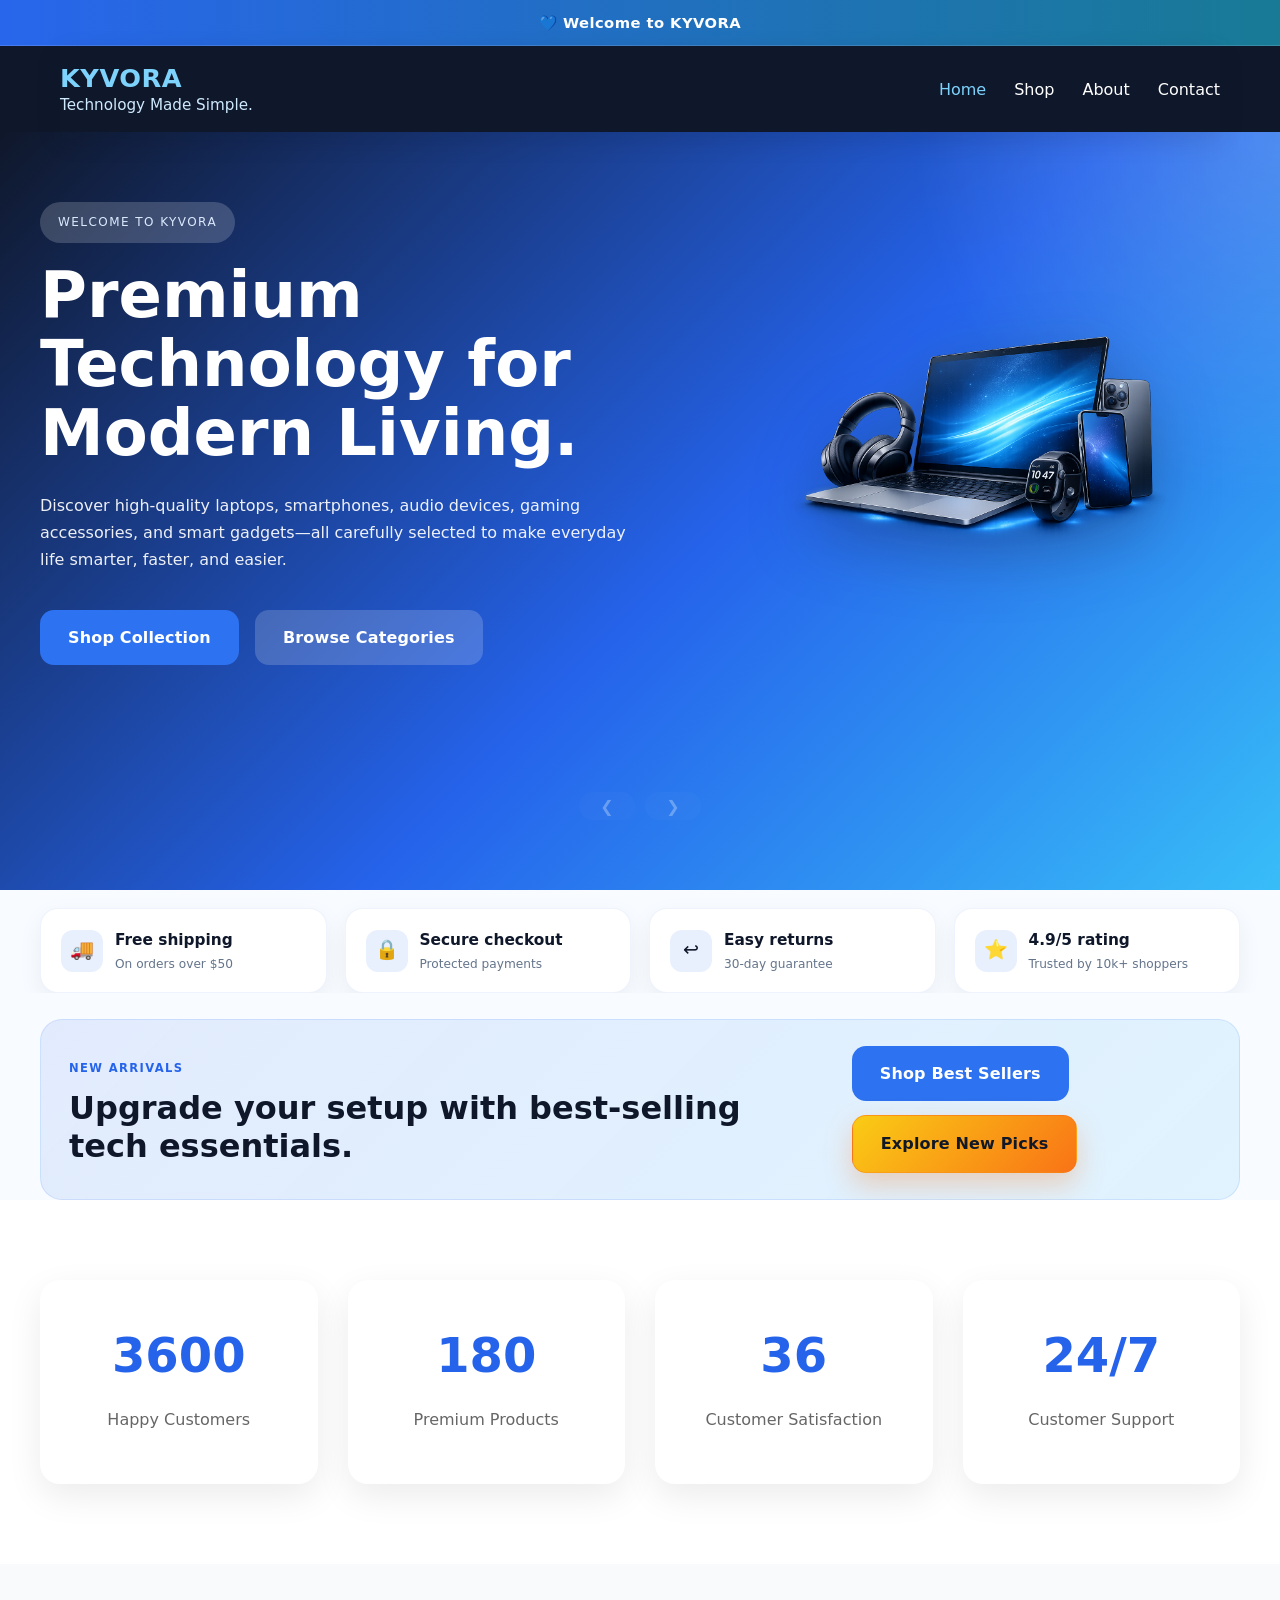
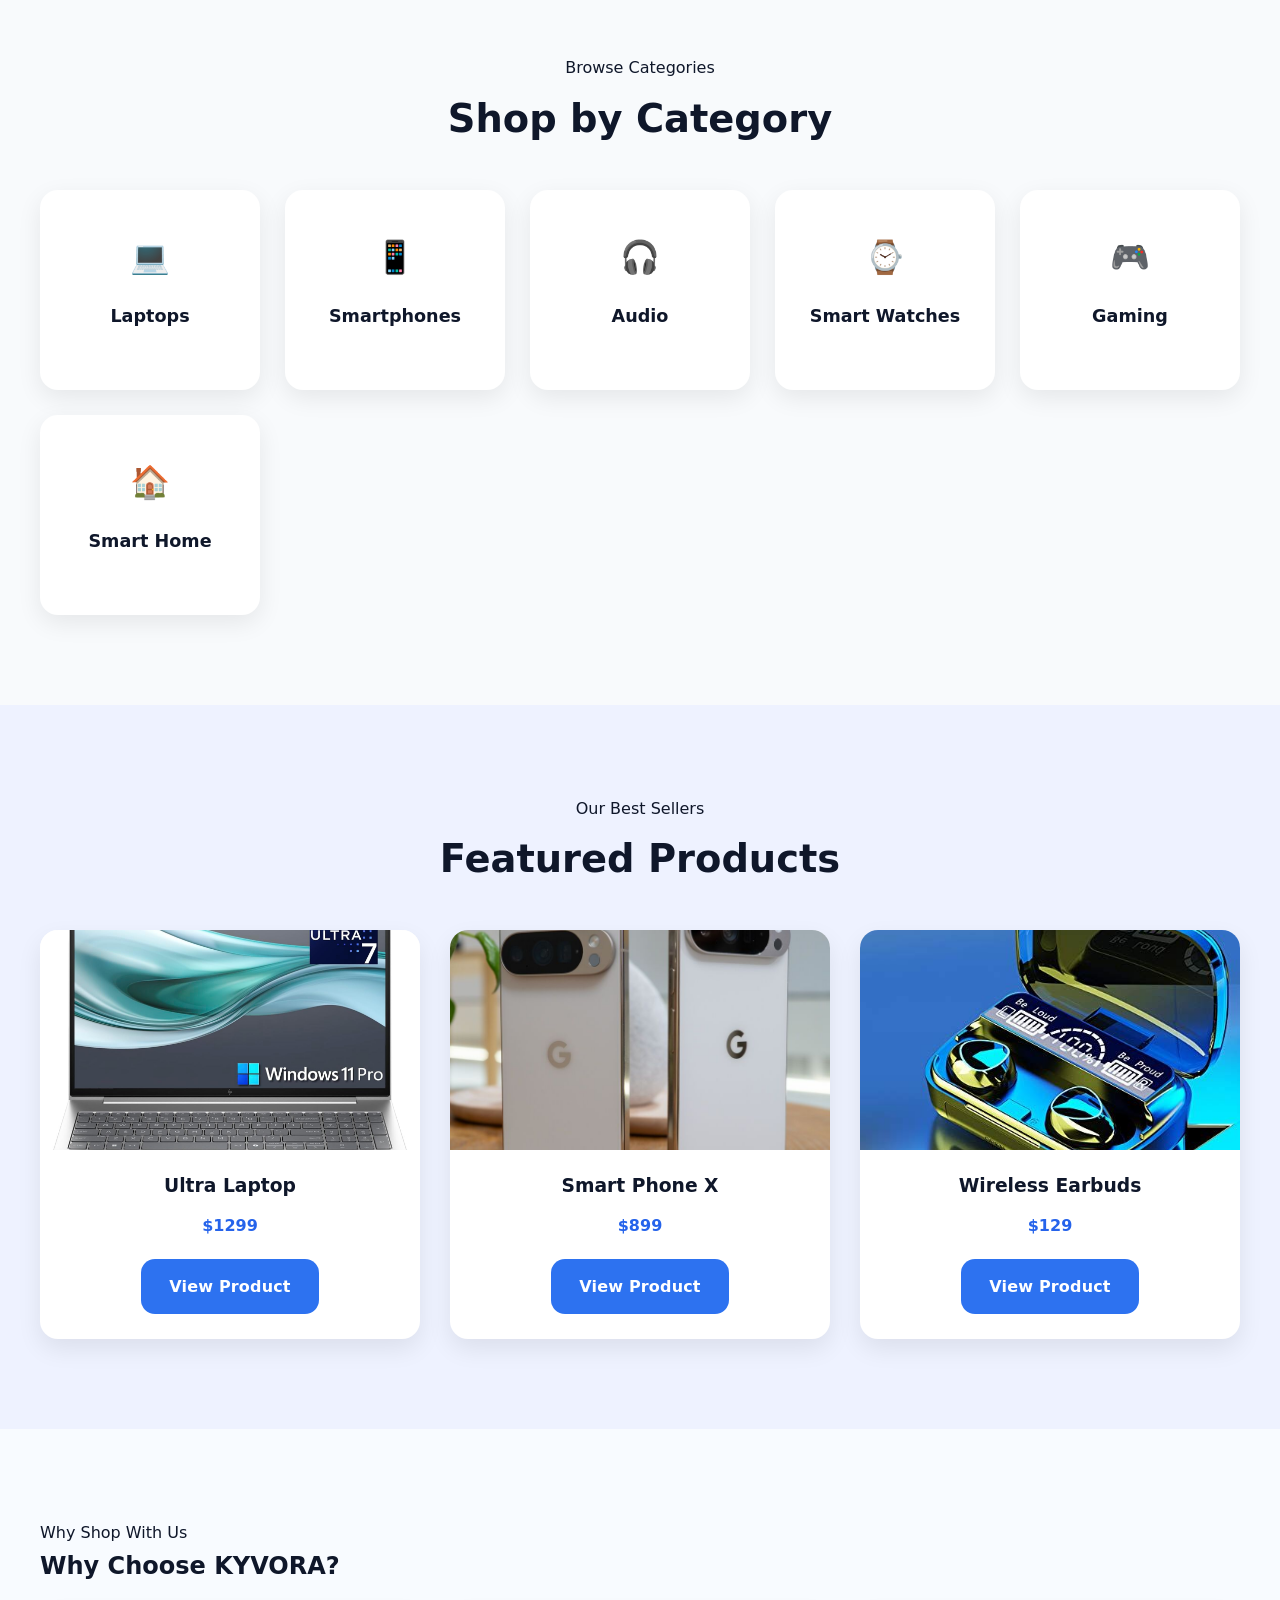
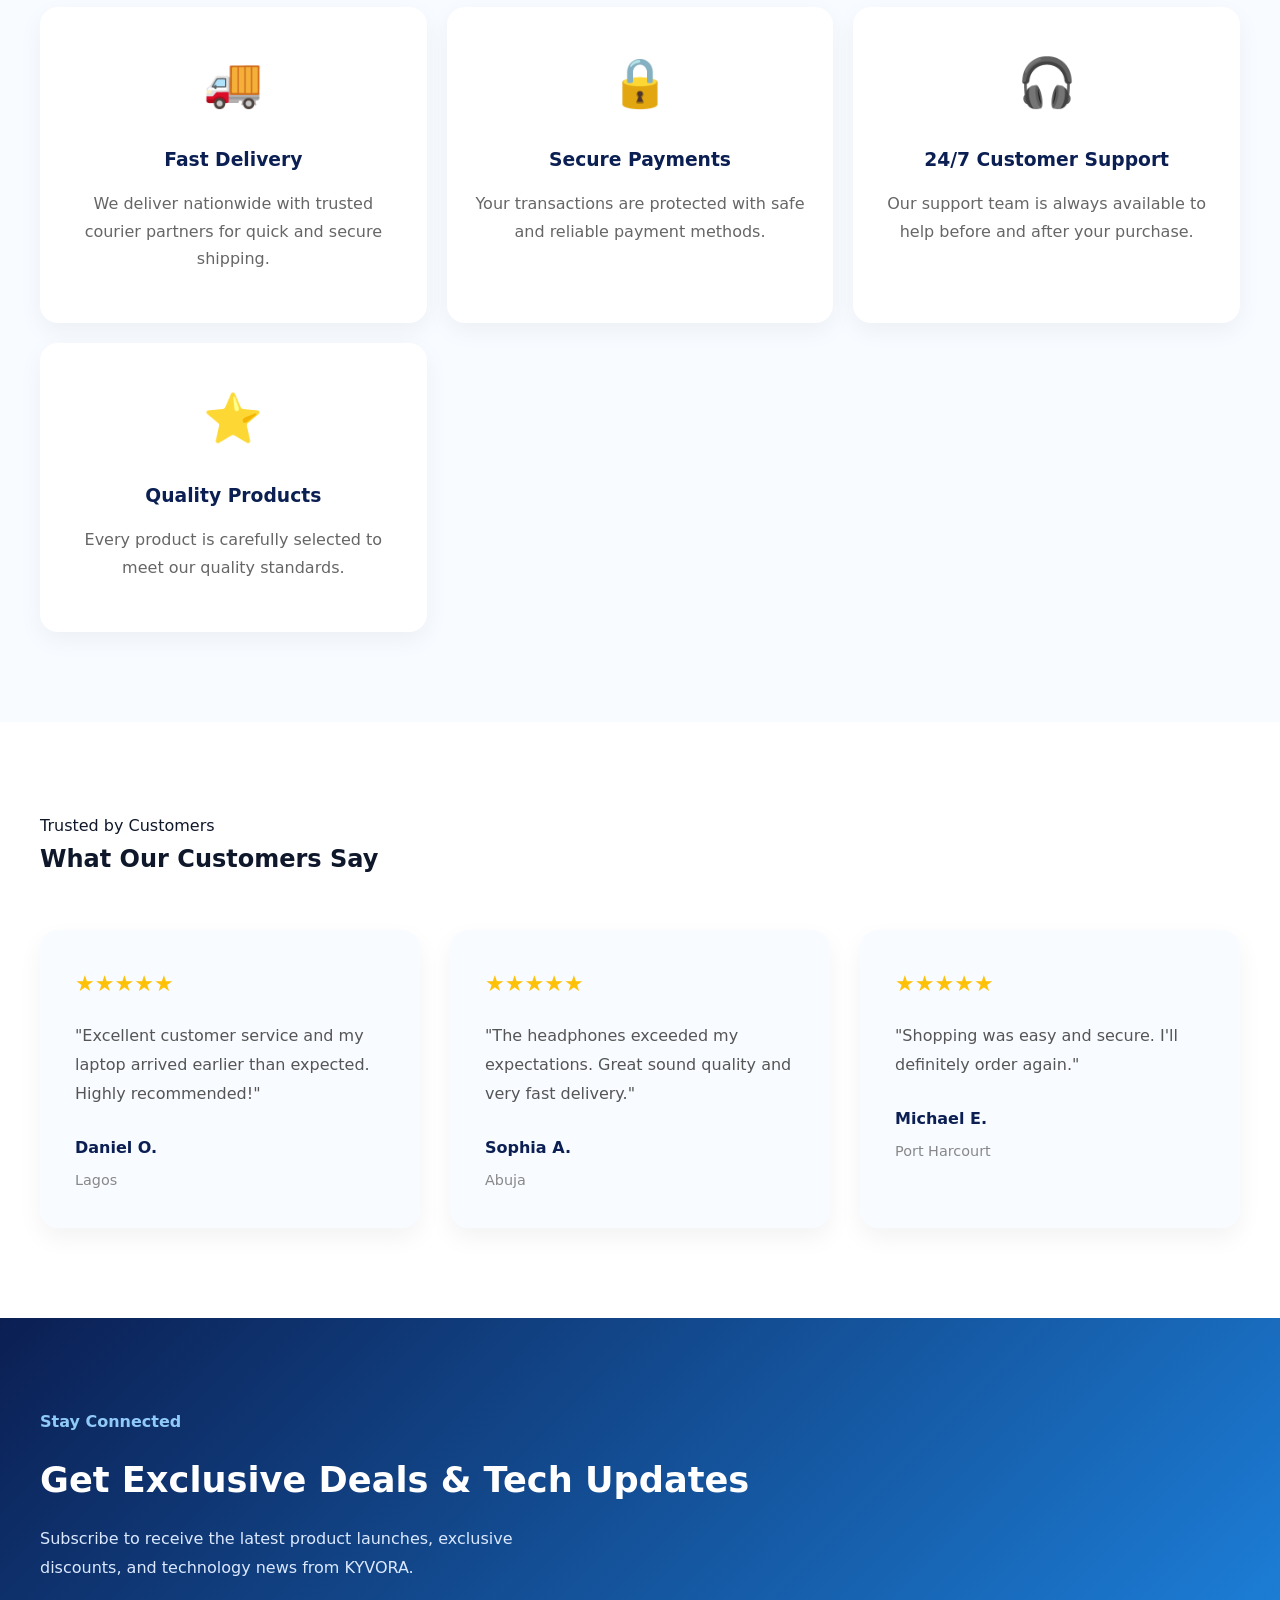
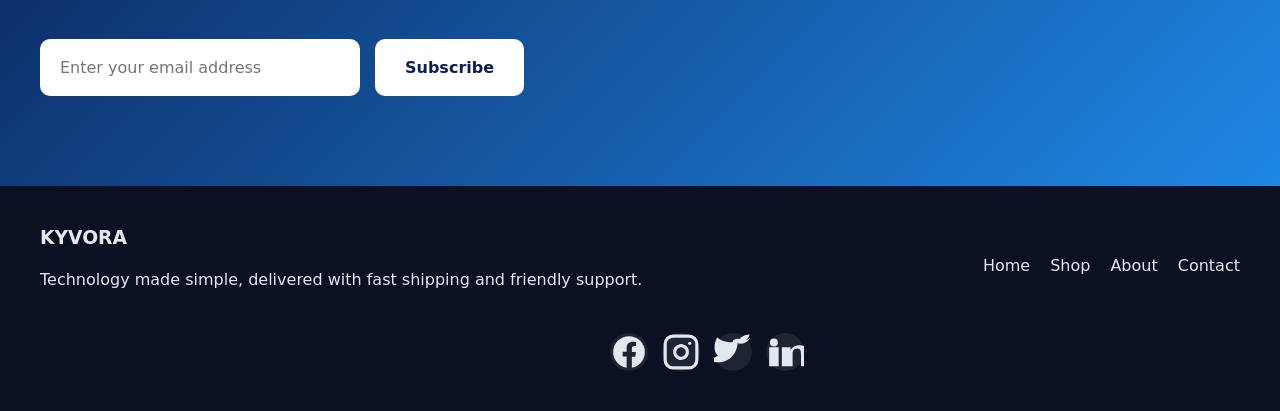
<file: index.html>
<!DOCTYPE html>
<html lang="en">
<head>
    <meta charset="UTF-8">
    <meta name="viewport" content="width=device-width, initial-scale=1.0">
    <title>KYVORA | Technology Made Simple</title>
    <meta name="description" content="KYVORA offers modern electronics and accessories with a focus on simple, reliable technology.">
    <link rel="stylesheet" href="style.css">
</head>

<body>

<div class="announcement-bar" aria-live="polite">
    <div class="announcement-inner">
        <span class="announcement-text is-visible" id="announcement-text">🚚 Free shipping on orders over $50 • 30-day returns •</span>
    </div>
</div>

<header>
    <div class="container">
        <nav>
            <div class="brand-wrap">
                <h1><a href="index.html" class="brand-link" aria-label="KYVORA homepage">KYVORA</a></h1>
                <p class="tagline">Technology Made Simple.</p>
            </div>
            <input type="checkbox" id="nav-toggle" aria-label="Toggle navigation" aria-expanded="false">
            <label for="nav-toggle" class="menu-toggle">
                <span></span>
                <span></span>
                <span></span>
            </label>

            <ul>
                <li><a href="index.html" aria-current="page">Home</a></li>
                <li><a href="shop.html">Shop</a></li>
                <li><a href="about.html">About</a></li>
                <li><a href="contact.html">Contact</a></li>
            </ul>
        </nav>
    </div>


    <!-- ==========================
    HERO SLIDER
    ========================== -->
    <section class="hero hero-home" id="home">
        <div class="hero-slider" aria-label="Featured hero slides">
            <article class="hero-slide is-active">
                <div class="container hero-content">
                    <div class="hero-text">
                        <span class="hero-label">WELCOME TO KYVORA</span>
                        <h2>Premium Technology for Modern Living.</h2>
                        <p>
                            Discover high-quality laptops, smartphones, audio devices,
                            gaming accessories, and smart gadgets—all carefully selected
                            to make everyday life smarter, faster, and easier.
                        </p>
                        <div class="hero-actions">
                            <a class="button" href="shop.html">Shop Collection</a>
                            <a class="button button-secondary" href="#categories">Browse Categories</a>
                        </div>
                    </div>

                    <div class="hero-image">
                        <img src="images/hero/hero-tech.png" alt="KYVORA Premium Tech" loading="eager" decoding="async">
                    </div>
                </div>
            </article>

            <article class="hero-slide hero-slide--gaming">
                <div class="container hero-content">
                    <div class="hero-text">
                        <span class="hero-label">WELCOME TO KYVORA</span>
                        <h2>Power Your Gaming Experience.</h2>
                        <p>
                            Explore gaming laptops, RGB accessories, mechanical keyboards,
                            gaming mice and premium audio gear for a setup that performs at its best.
                        </p>
                        <div class="hero-actions">
                            <a class="button" href="shop.html">Explore Gaming</a>
                            <a class="button button-secondary" href="#categories">Browse Categories</a>
                        </div>
                    </div>

                    <div class="hero-image hero-scene hero-scene--gaming">
                        <img alt="Gaming tech accessories" loading="lazy" decoding="async">
                    </div>
                </div>
            </article>

            <article class="hero-slide hero-slide--smart">
                <div class="container hero-content">
                    <div class="hero-text">
                        <span class="hero-label">WELCOME TO KYVORA</span>
                        <h2>Smart Devices. Smarter Living.</h2>
                        <p>
                            Upgrade your home and work with premium smart technology designed
                            for speed, comfort and productivity in every space.
                        </p>
                        <div class="hero-actions">
                            <a class="button" href="shop.html">Discover Smart Tech</a>
                            <a class="button button-secondary" href="#categories">Browse Categories</a>
                        </div>
                    </div>

                    <div class="hero-image hero-scene hero-scene--smart">
                        <img alt="Modern smart devices" loading="lazy" decoding="async">
                    </div>
                </div>
            </article>

            <article class="hero-slide hero-slide--audio">
                <div class="container hero-content">
                    <div class="hero-text">
                        <span class="hero-label">WELCOME TO KYVORA</span>
                        <h2>Sound That Elevates Every Moment.</h2>
                        <p>
                            From immersive headphones to wireless speakers, discover premium audio
                            that brings richer sound, better focus, and more energy to your everyday routine.
                        </p>
                        <div class="hero-actions">
                            <a class="button" href="shop.html">Shop Audio</a>
                            <a class="button button-secondary" href="#categories">Browse Categories</a>
                        </div>
                    </div>

                    <div class="hero-image hero-scene hero-scene--smart">
                        <img alt="Premium audio gear" loading="lazy" decoding="async">
                    </div>
                </div>
            </article>

            <article class="hero-slide hero-slide--workspace">
                <div class="container hero-content">
                    <div class="hero-text">
                        <span class="hero-label">WELCOME TO KYVORA</span>
                        <h2>Built for Work, Play, and Everything In Between.</h2>
                        <p>
                            Find productivity-forward laptops, premium accessories, and streamlined tech
                            that keeps your workflow smooth, organized, and ready for the next idea.
                        </p>
                        <div class="hero-actions">
                            <a class="button" href="shop.html">Build Your Setup</a>
                            <a class="button button-secondary" href="#categories">Browse Categories</a>
                        </div>
                    </div>

                    <div class="hero-image hero-scene hero-scene--gaming">
                        <img alt="Tech workspace setup" loading="lazy" decoding="async">
                    </div>
                </div>
            </article>
        </div>

        <div class="hero-slider-controls" aria-label="Hero slider controls">
            <button class="hero-nav-button" type="button" data-direction="prev" aria-label="Previous slide">&#10094;</button>
            <div class="hero-dots" role="tablist" aria-label="Select hero slide"></div>
            <button class="hero-nav-button" type="button" data-direction="next" aria-label="Next slide">&#10095;</button>
        </div>
    </section>
</header>

<section class="trust-bar reveal">
    <div class="container trust-grid">
        <div class="trust-item">
            <span class="trust-icon">🚚</span>
            <div>
                <strong>Free shipping</strong>
                <small>On orders over $50</small>
            </div>
        </div>
        <div class="trust-item">
            <span class="trust-icon">🔒</span>
            <div>
                <strong>Secure checkout</strong>
                <small>Protected payments</small>
            </div>
        </div>
        <div class="trust-item">
            <span class="trust-icon">↩️</span>
            <div>
                <strong>Easy returns</strong>
                <small>30-day guarantee</small>
            </div>
        </div>
        <div class="trust-item">
            <span class="trust-icon">⭐</span>
            <div>
                <strong>4.9/5 rating</strong>
                <small>Trusted by 10k+ shoppers</small>
            </div>
        </div>
    </div>
</section>

<section class="promo-banner reveal">
    <div class="container promo-box">
        <div>
            <span>New arrivals</span>
            <h3>Upgrade your setup with best-selling tech essentials.</h3>
        </div>
        <div class="promo-actions">
            <a class="button" href="shop.html">Shop Best Sellers</a>
            <a class="button button-secondary" href="shop.html">Explore New Picks</a>
        </div>
    </div>
</section>

<section class="stats reveal">

    <div class="container stats-grid">

        <div class="stat-box">
            <h2 class="counter" data-target="10000">0</h2>
            <p>Happy Customers</p>
        </div>

        <div class="stat-box">
            <h2 class="counter" data-target="500">0</h2>
            <p>Premium Products</p>
        </div>

        <div class="stat-box">
            <h2 class="counter" data-target="98">0</h2>
            <p>Customer Satisfaction</p>
        </div>

        <div class="stat-box">
            <h2>24/7</h2>
            <p>Customer Support</p>
        </div>

    </div>

</section>

<section class="categories reveal" id="categories">

    <div class="container">

        <div class="section-intro">
            <p>Browse Categories</p>
            <h2>Shop by Category</h2>
        </div>

        <div class="category-grid">

            <a href="shop.html" class="category-card">
                💻
                <h3>Laptops</h3>
            </a>

            <a href="shop.html" class="category-card">
                📱
                <h3>Smartphones</h3>
            </a>

            <a href="shop.html" class="category-card">
                🎧
                <h3>Audio</h3>
            </a>

            <a href="shop.html" class="category-card">
                ⌚
                <h3>Smart Watches</h3>
            </a>

            <a href="shop.html" class="category-card">
                🎮
                <h3>Gaming</h3>
            </a>

            <a href="shop.html" class="category-card">
                🏠
                <h3>Smart Home</h3>
            </a>

        </div>

    </div>

</section>

<section class="featured-products reveal">

    <div class="container">

        <div class="section-intro">
            <p>Our Best Sellers</p>
            <h2>Featured Products</h2>
        </div>

        <div class="featured-grid">

            <div class="featured-card">
                <img src="images/products/ultra-laptop.jpg" alt="Ultra Laptop">
                <h3>Ultra Laptop</h3>
                <p>$1299</p>
                <a href="shop.html" class="button">View Product</a>
            </div>

            <div class="featured-card">
                <img src="images/products/smartphone-x.jpg" alt="Smart Phone X">
                <h3>Smart Phone X</h3>
                <p>$899</p>
                <a href="shop.html" class="button">View Product</a>
            </div>

            <div class="featured-card">
                <img src="images/products/wireless-earbuds.jpg" alt="Wireless Earbuds">
                <h3>Wireless Earbuds</h3>
                <p>$129</p>
                <a href="shop.html" class="button">View Product</a>
            </div>

        </div>

    </div>

</section>

<section class="why-choose reveal">
    <div class="container">
        <div class="section-title">
            <span>Why Shop With Us</span>
            <h2>Why Choose KYVORA?</h2>
        </div>

        <div class="why-grid">

            <div class="why-card">
                <div class="why-icon">🚚</div>
                <h3>Fast Delivery</h3>
                <p>We deliver nationwide with trusted courier partners for quick and secure shipping.</p>
            </div>

            <div class="why-card">
                <div class="why-icon">🔒</div>
                <h3>Secure Payments</h3>
                <p>Your transactions are protected with safe and reliable payment methods.</p>
            </div>

            <div class="why-card">
                <div class="why-icon">🎧</div>
                <h3>24/7 Customer Support</h3>
                <p>Our support team is always available to help before and after your purchase.</p>
            </div>

            <div class="why-card">
                <div class="why-icon">⭐</div>
                <h3>Quality Products</h3>
                <p>Every product is carefully selected to meet our quality standards.</p>
            </div>

        </div>
    </div>
</section>

<section class="testimonials reveal">
    <div class="container">

        <div class="section-title">
            <span>Trusted by Customers</span>
            <h2>What Our Customers Say</h2>
        </div>

        <div class="testimonial-grid">

            <div class="testimonial-card">
                <div class="stars">★★★★★</div>
                <p>
                    "Excellent customer service and my laptop arrived earlier than expected.
                    Highly recommended!"
                </p>

                <div class="customer">
                    <h4>Daniel O.</h4>
                    <span>Lagos</span>
                </div>
            </div>

            <div class="testimonial-card">
                <div class="stars">★★★★★</div>
                <p>
                    "The headphones exceeded my expectations. Great sound quality and very fast delivery."
                </p>

                <div class="customer">
                    <h4>Sophia A.</h4>
                    <span>Abuja</span>
                </div>
            </div>

            <div class="testimonial-card">
                <div class="stars">★★★★★</div>
                <p>
                    "Shopping was easy and secure. I'll definitely order again."
                </p>

                <div class="customer">
                    <h4>Michael E.</h4>
                    <span>Port Harcourt</span>
                </div>
            </div>

        </div>

    </div>
</section>

<section class="newsletter reveal">
    <div class="container newsletter-box">

        <div class="newsletter-text">
            <span>Stay Connected</span>
            <h2>Get Exclusive Deals & Tech Updates</h2>
            <p>
                Subscribe to receive the latest product launches, exclusive discounts,
                and technology news from KYVORA.
            </p>
        </div>

        <form class="newsletter-form">
            <input
                type="email"
                placeholder="Enter your email address"
                required
            >
            <button type="submit">Subscribe</button>
        </form>

    </div>
</section>

<footer>
    <div class="footer-grid container">
        <div>
            <h3>KYVORA</h3>
            <p>Technology made simple, delivered with fast shipping and friendly support.</p>
        </div>
        <div class="footer-links">
            <a href="index.html">Home</a>
            <a href="shop.html">Shop</a>
            <a href="about.html">About</a>
            <a href="contact.html">Contact</a>
        </div>
        <div class="footer-social" aria-label="KYVORA social media">
            <a href="#" aria-label="Facebook">
                <svg viewBox="0 0 24 24" fill="currentColor"><path d="M22 12a10 10 0 1 0-11.5 9.9v-7H8v-3h2.5V9.5c0-2.5 1.5-3.9 3.8-3.9 1.1 0 2.2.2 2.2.2v2.4h-1.2c-1.2 0-1.5.7-1.5 1.5V12h2.6l-.4 3h-2.2v7A10 10 0 0 0 22 12"/></svg>
            </a>
            <a href="#" aria-label="Instagram">
                <svg viewBox="0 0 24 24" fill="none" stroke="currentColor" stroke-width="2" stroke-linecap="round" stroke-linejoin="round"><rect x="2" y="2" width="20" height="20" rx="5" ry="5"/><path d="M16 11.37a4 4 0 1 1-7.94 1.26A4 4 0 0 1 16 11.37z"/><line x1="17.5" y1="6.5" x2="17.5" y2="6.5"/></svg>
            </a>
            <a href="#" aria-label="X Twitter">
                <svg viewBox="0 0 24 24" fill="currentColor"><path d="M23 3a10.9 10.9 0 0 1-3.14 1.53A4.48 4.48 0 0 0 22.43 1s-4.07.07-6.3 2.75A4.48 4.48 0 0 0 12 4.7a4.48 4.48 0 0 0-.1 1.02A12.94 12.94 0 0 1 2 2.9s-4 7 .5 11.5a13 13 0 0 1-7 2c9 5.5 19.5 0 19.5-11.5V6.5A7 7 0 0 0 23 3z"/></svg>
            </a>
            <a href="#" aria-label="LinkedIn">
                <svg viewBox="0 0 24 24" fill="currentColor"><path d="M4.98 3.5A2.5 2.5 0 1 1 4.98 8.5 2.5 2.5 0 0 1 4.98 3.5zM2 9h6v12H2zM10 9h5.5v1.7h.1c.8-1.4 2.7-2.9 5.5-2.9 5.9 0 7 3.9 7 8.9V21h-6v-7.3c0-1.7 0-3.9-2.5-3.9-2.5 0-2.8 1.9-2.8 3.8V21H10z"/></svg>
            </a>
        </div>
    </div>
</footer>

<script src="js/shared-nav.js"></script>
<script src="js/home.js"></script>
</body>
</html>
</file>
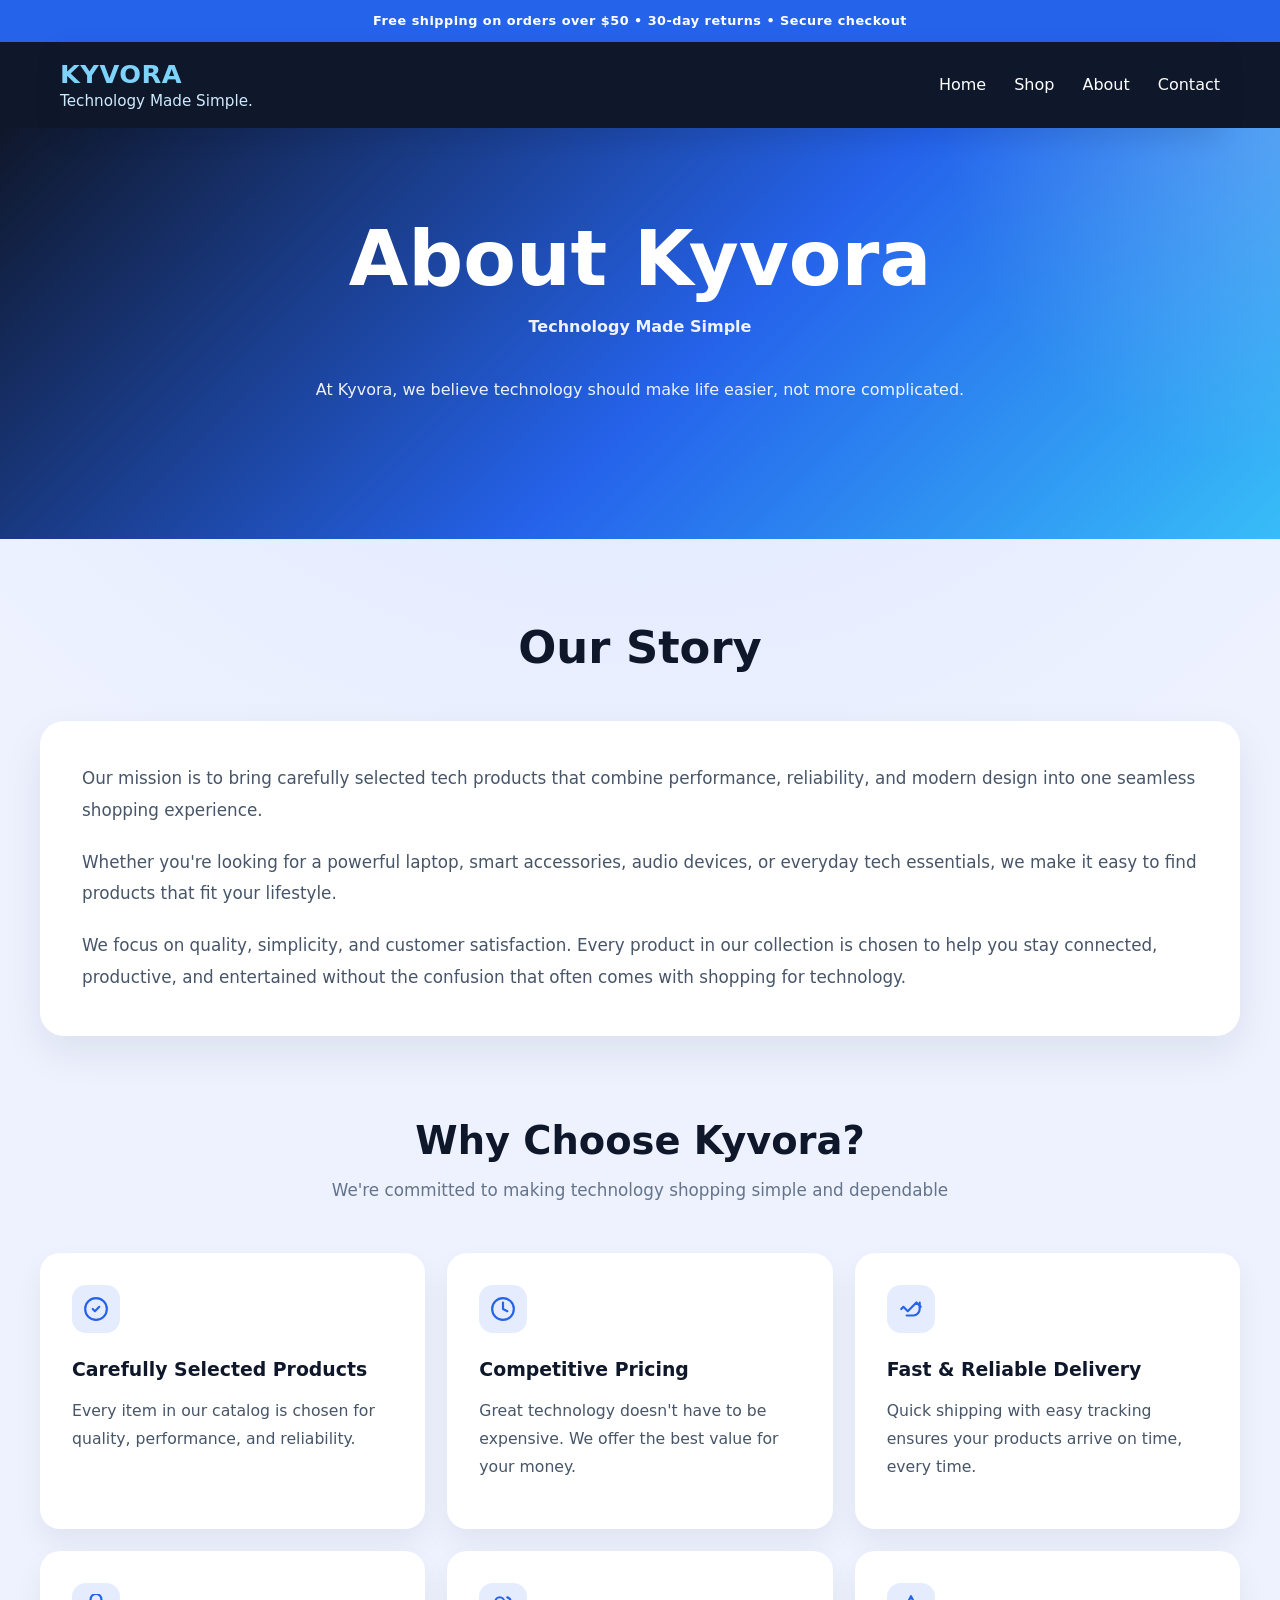
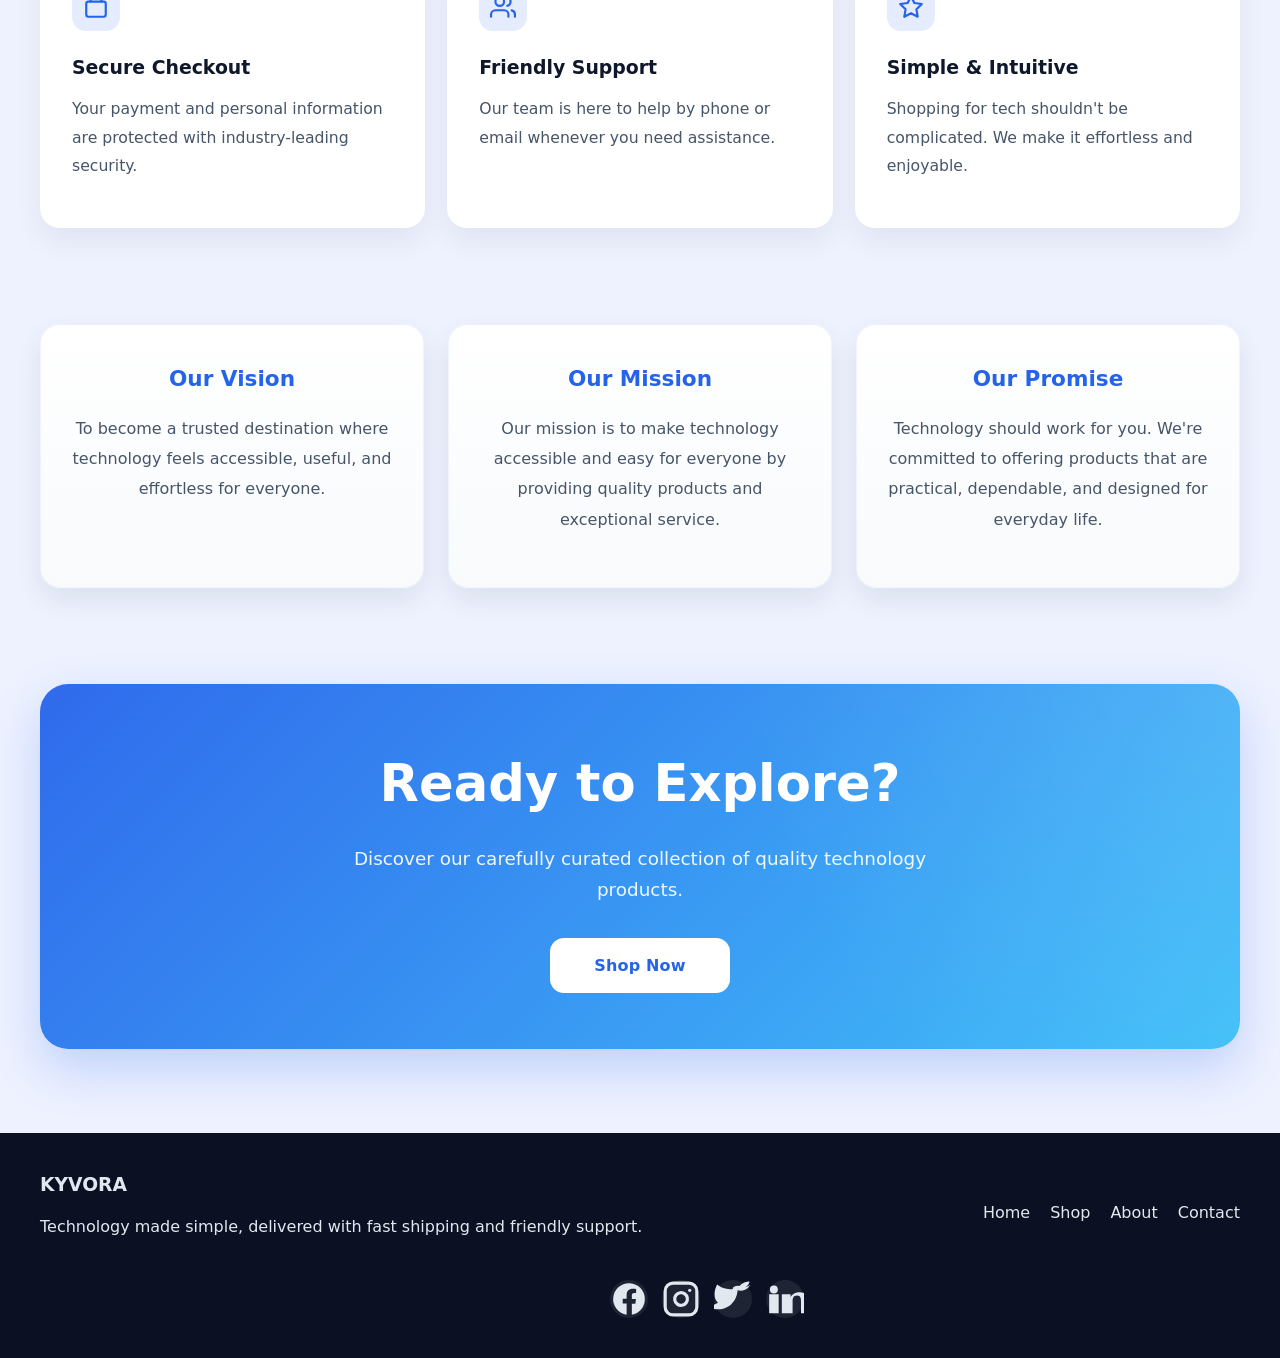
<file: about.html>
<!DOCTYPE html>
<html lang="en">
<head>
    <meta charset="UTF-8">
    <meta name="viewport" content="width=device-width, initial-scale=1.0">
    <title>About Kyvora | Technology Made Simple</title>
    <meta name="description" content="Learn about Kyvora's mission to make technology accessible and easy for everyone with quality products and great customer support.">
    <link rel="stylesheet" href="style.css">
</head>

<body>

<header>
    <div class="topbar">Free shipping on orders over $50 • 30-day returns • Secure checkout</div>

    <div class="container">
        <nav>
            <div class="brand-wrap">
                <h1><a href="index.html" class="brand-link" aria-label="KYVORA homepage">KYVORA</a></h1>
                <p class="tagline">Technology Made Simple.</p>
            </div>
            <input type="checkbox" id="nav-toggle" aria-label="Toggle navigation" aria-expanded="false">
            <label for="nav-toggle" class="menu-toggle">
                <span></span>
                <span></span>
                <span></span>
            </label>

            <ul>
                <li><a href="index.html">Home</a></li>
                <li><a href="shop.html">Shop</a></li>
                <li><a href="about.html">About</a></li>
                <li><a href="contact.html">Contact</a></li>
            </ul>
            
        </nav>
    </div>

    <section class="hero" id="about-hero">
        <div class="container hero-content">
            <h2>About Kyvora</h2>
            <p class="hero-subtitle">Technology Made Simple</p>
            <p class="hero-description">At Kyvora, we believe technology should make life easier, not more complicated.</p>
        </div>
    </section>
</header>

<main class="container">
    <!-- Our Story Section -->
    <section class="about-section story-section">
        <div class="section-intro">
            <h2>Our Story</h2>
        </div>
        <div class="story-content">
            <article>
                <p>Our mission is to bring carefully selected tech products that combine performance, reliability, and modern design into one seamless shopping experience.</p>
                <p>Whether you're looking for a powerful laptop, smart accessories, audio devices, or everyday tech essentials, we make it easy to find products that fit your lifestyle.</p>
                <p>We focus on quality, simplicity, and customer satisfaction. Every product in our collection is chosen to help you stay connected, productive, and entertained without the confusion that often comes with shopping for technology.</p>
            </article>
        </div>
    </section>

    <!-- Why Choose Kyvora Section -->
    <section class="about-section why-section">
        <div class="section-intro">
            <h2>Why Choose Kyvora?</h2>
            <p>We're committed to making technology shopping simple and dependable</p>
        </div>
        <div class="why-benefits">
            <article class="benefit-card">
                <div class="benefit-icon" aria-hidden="true">
                    <svg viewBox="0 0 24 24" fill="none" stroke="currentColor" stroke-width="2" stroke-linecap="round" stroke-linejoin="round">
                        <path d="M9 12l2 2 4-4" />
                        <circle cx="12" cy="12" r="10" />
                    </svg>
                </div>
                <h3>Carefully Selected Products</h3>
                <p>Every item in our catalog is chosen for quality, performance, and reliability.</p>
            </article>
            <article class="benefit-card">
                <div class="benefit-icon" aria-hidden="true">
                    <svg viewBox="0 0 24 24" fill="none" stroke="currentColor" stroke-width="2" stroke-linecap="round" stroke-linejoin="round">
                        <path d="M12 2C6.48 2 2 6.48 2 12s4.48 10 10 10 10-4.48 10-10S17.52 2 12 2" />
                        <path d="M12 6v6l4 2" />
                    </svg>
                </div>
                <h3>Competitive Pricing</h3>
                <p>Great technology doesn't have to be expensive. We offer the best value for your money.</p>
            </article>
            <article class="benefit-card">
                <div class="benefit-icon" aria-hidden="true">
                    <svg viewBox="0 0 24 24" fill="none" stroke="currentColor" stroke-width="2" stroke-linecap="round" stroke-linejoin="round">
                        <path d="M3 12l2-2 4 4 8-8 4 4" />
                        <path d="M20 6v6a6 6 0 0 1-6 6H8" />
                    </svg>
                </div>
                <h3>Fast & Reliable Delivery</h3>
                <p>Quick shipping with easy tracking ensures your products arrive on time, every time.</p>
            </article>
            <article class="benefit-card">
                <div class="benefit-icon" aria-hidden="true">
                    <svg viewBox="0 0 24 24" fill="none" stroke="currentColor" stroke-width="2" stroke-linecap="round" stroke-linejoin="round">
                        <rect x="3" y="7" width="18" height="14" rx="2" />
                        <path d="M7 7V5a5 5 0 0 1 10 0v2" />
                    </svg>
                </div>
                <h3>Secure Checkout</h3>
                <p>Your payment and personal information are protected with industry-leading security.</p>
            </article>
            <article class="benefit-card">
                <div class="benefit-icon" aria-hidden="true">
                    <svg viewBox="0 0 24 24" fill="none" stroke="currentColor" stroke-width="2" stroke-linecap="round" stroke-linejoin="round">
                        <path d="M17 21v-2a4 4 0 0 0-4-4H5a4 4 0 0 0-4 4v2" />
                        <circle cx="9" cy="7" r="4" />
                        <path d="M23 21v-2a4 4 0 0 0-3-3.87" />
                        <path d="M16 3.13a4 4 0 0 1 0 7.75" />
                    </svg>
                </div>
                <h3>Friendly Support</h3>
                <p>Our team is here to help by phone or email whenever you need assistance.</p>
            </article>
            <article class="benefit-card">
                <div class="benefit-icon" aria-hidden="true">
                    <svg viewBox="0 0 24 24" fill="none" stroke="currentColor" stroke-width="2" stroke-linecap="round" stroke-linejoin="round">
                        <path d="M12 2l3.09 6.26L22 9.27l-5 4.87 1.18 6.88L12 17.77l-6.18 3.25L7 14.14 2 9.27l6.91-1.01L12 2z" />
                    </svg>
                </div>
                <h3>Simple & Intuitive</h3>
                <p>Shopping for tech shouldn't be complicated. We make it effortless and enjoyable.</p>
            </article>
        </div>
    </section>

    <!-- Our Vision & Promise Section -->
    <section class="about-section values-section">
        <div class="values-grid">
            <article class="value-card">
                <div class="value-header">
                    <h3>Our Vision</h3>
                </div>
                <p>To become a trusted destination where technology feels accessible, useful, and effortless for everyone.</p>
            </article>
            <article class="value-card">
                <div class="value-header">
                    <h3>Our Mission</h3>
                </div>
                <p>Our mission is to make technology accessible and easy for everyone by providing quality products and exceptional service.</p>
            </article>
            <article class="value-card">
                <div class="value-header">
                    <h3>Our Promise</h3>
                </div>
                <p>Technology should work for you. We're committed to offering products that are practical, dependable, and designed for everyday life.</p>
            </article>
        </div>
    </section>

    <!-- Call to Action Section -->
    <section class="cta-section">
        <div class="cta-content">
            <h2>Ready to Explore?</h2>
            <p>Discover our carefully curated collection of quality technology products.</p>
            <a class="button" href="shop.html">Shop Now</a>
        </div>
    </section>
</main>

<footer>
    <div class="footer-grid container">
        <div>
            <h3>KYVORA</h3>
            <p>Technology made simple, delivered with fast shipping and friendly support.</p>
        </div>
        <div class="footer-links">
            <a href="index.html">Home</a>
            <a href="shop.html">Shop</a>
            <a href="about.html">About</a>
            <a href="contact.html">Contact</a>
        </div>
        <div class="footer-social" aria-label="KYVORA social media">
            <a href="#" aria-label="Facebook">
                <svg viewBox="0 0 24 24" fill="currentColor"><path d="M22 12a10 10 0 1 0-11.5 9.9v-7H8v-3h2.5V9.5c0-2.5 1.5-3.9 3.8-3.9 1.1 0 2.2.2 2.2.2v2.4h-1.2c-1.2 0-1.5.7-1.5 1.5V12h2.6l-.4 3h-2.2v7A10 10 0 0 0 22 12"/></svg>
            </a>
            <a href="#" aria-label="Instagram">
                <svg viewBox="0 0 24 24" fill="none" stroke="currentColor" stroke-width="2" stroke-linecap="round" stroke-linejoin="round"><rect x="2" y="2" width="20" height="20" rx="5" ry="5"/><path d="M16 11.37a4 4 0 1 1-7.94 1.26A4 4 0 0 1 16 11.37z"/><line x1="17.5" y1="6.5" x2="17.5" y2="6.5"/></svg>
            </a>
            <a href="#" aria-label="X Twitter">
                <svg viewBox="0 0 24 24" fill="currentColor"><path d="M23 3a10.9 10.9 0 0 1-3.14 1.53A4.48 4.48 0 0 0 22.43 1s-4.07.07-6.3 2.75A4.48 4.48 0 0 0 12 4.7a4.48 4.48 0 0 0-.1 1.02A12.94 12.94 0 0 1 2 2.9s-4 7 .5 11.5a13 13 0 0 1-7 2c9 5.5 19.5 0 19.5-11.5V6.5A7 7 0 0 0 23 3z"/></svg>
            </a>
            <a href="#" aria-label="LinkedIn">
                <svg viewBox="0 0 24 24" fill="currentColor"><path d="M4.98 3.5A2.5 2.5 0 1 1 4.98 8.5 2.5 2.5 0 0 1 4.98 3.5zM2 9h6v12H2zM10 9h5.5v1.7h.1c.8-1.4 2.7-2.9 5.5-2.9 5.9 0 7 3.9 7 8.9V21h-6v-7.3c0-1.7 0-3.9-2.5-3.9-2.5 0-2.8 1.9-2.8 3.8V21H10z"/></svg>
            </a>
        </div>
    </div>
</footer>

<script src="js/shared-nav.js"></script>

</body>
</html>
</file>
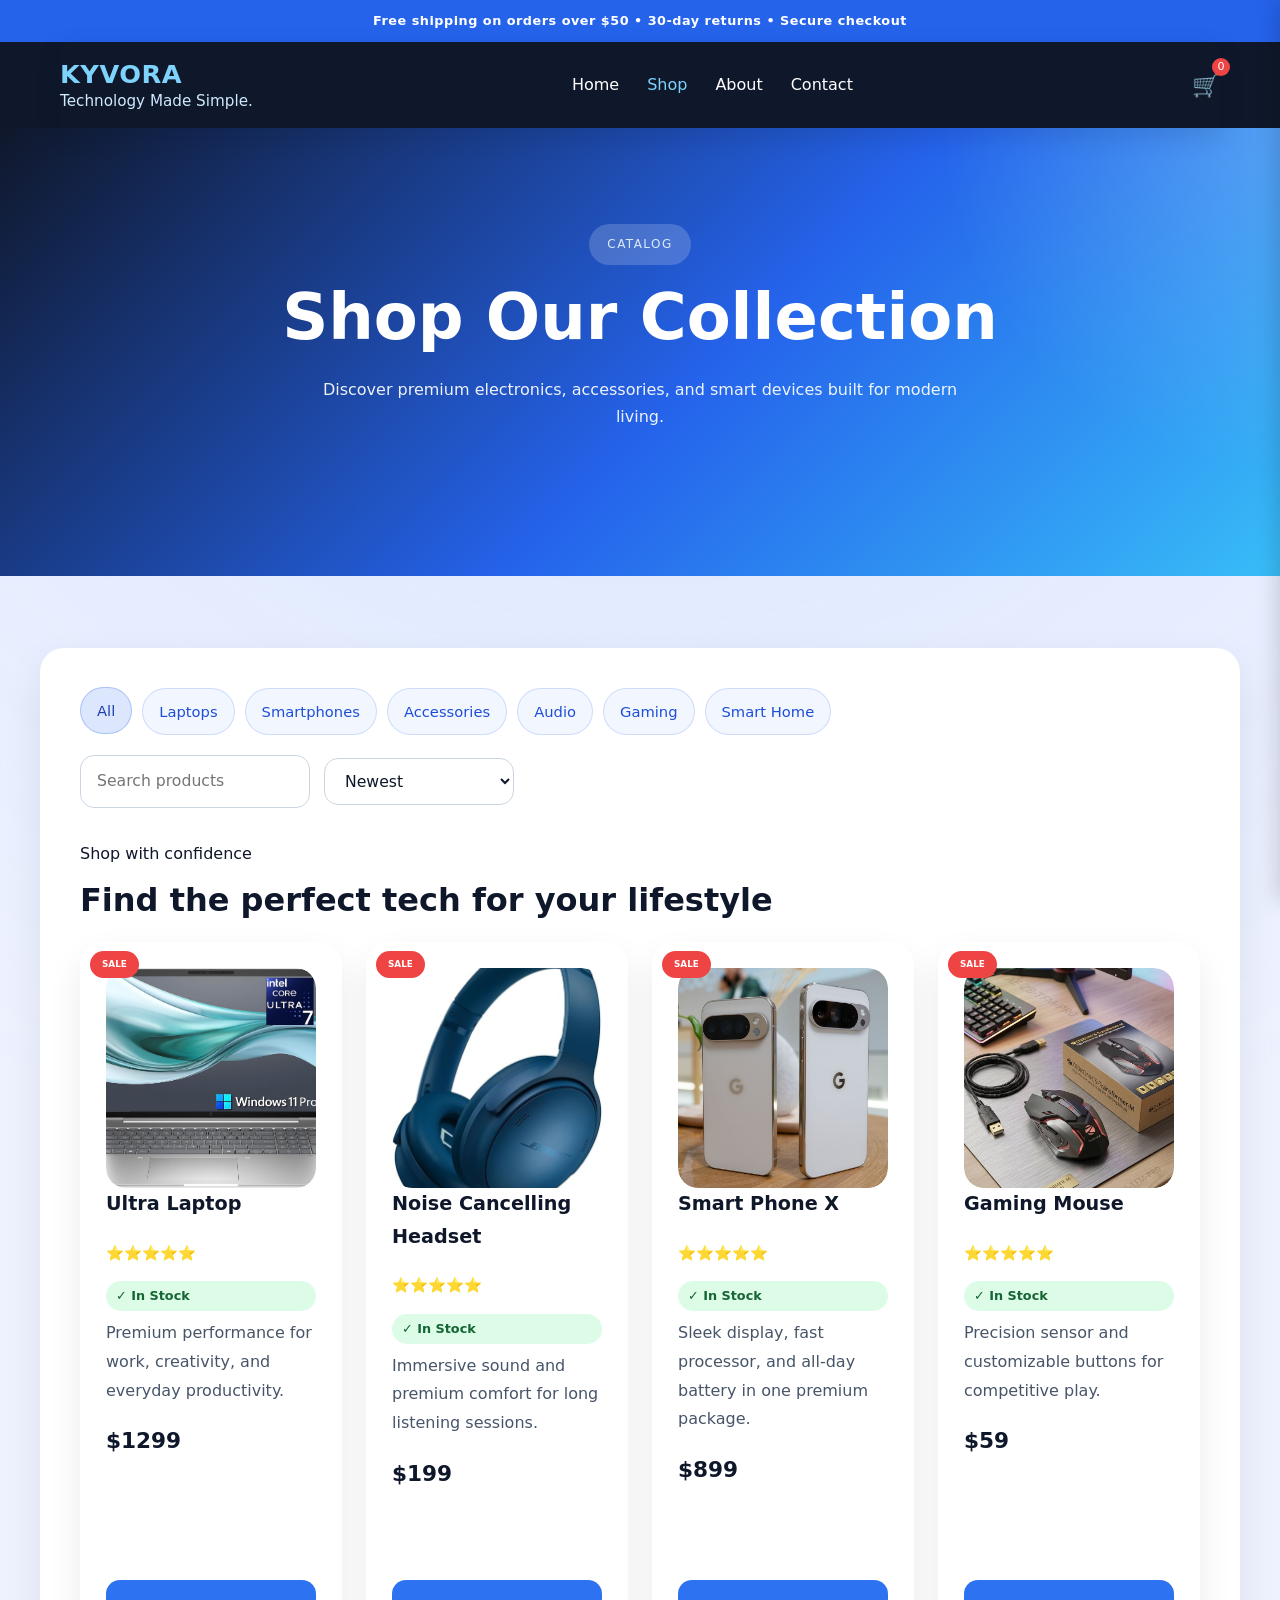
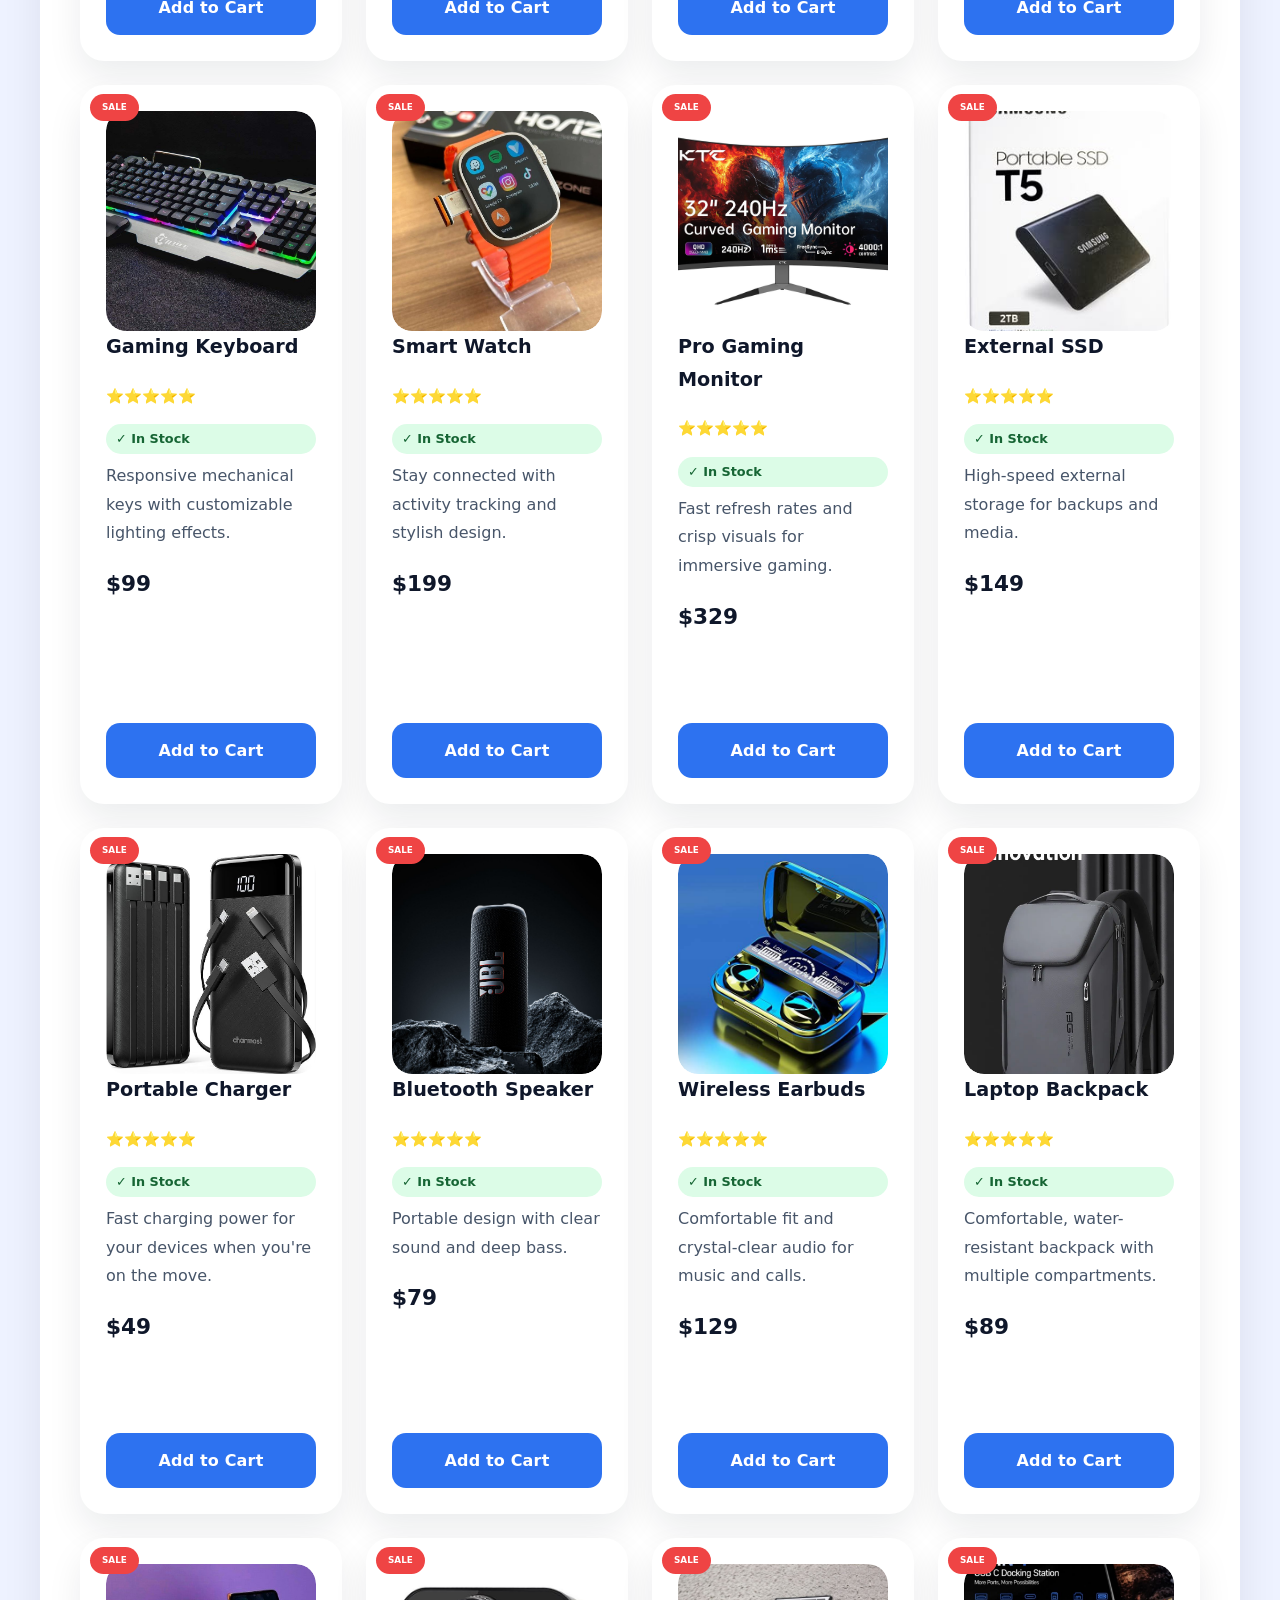
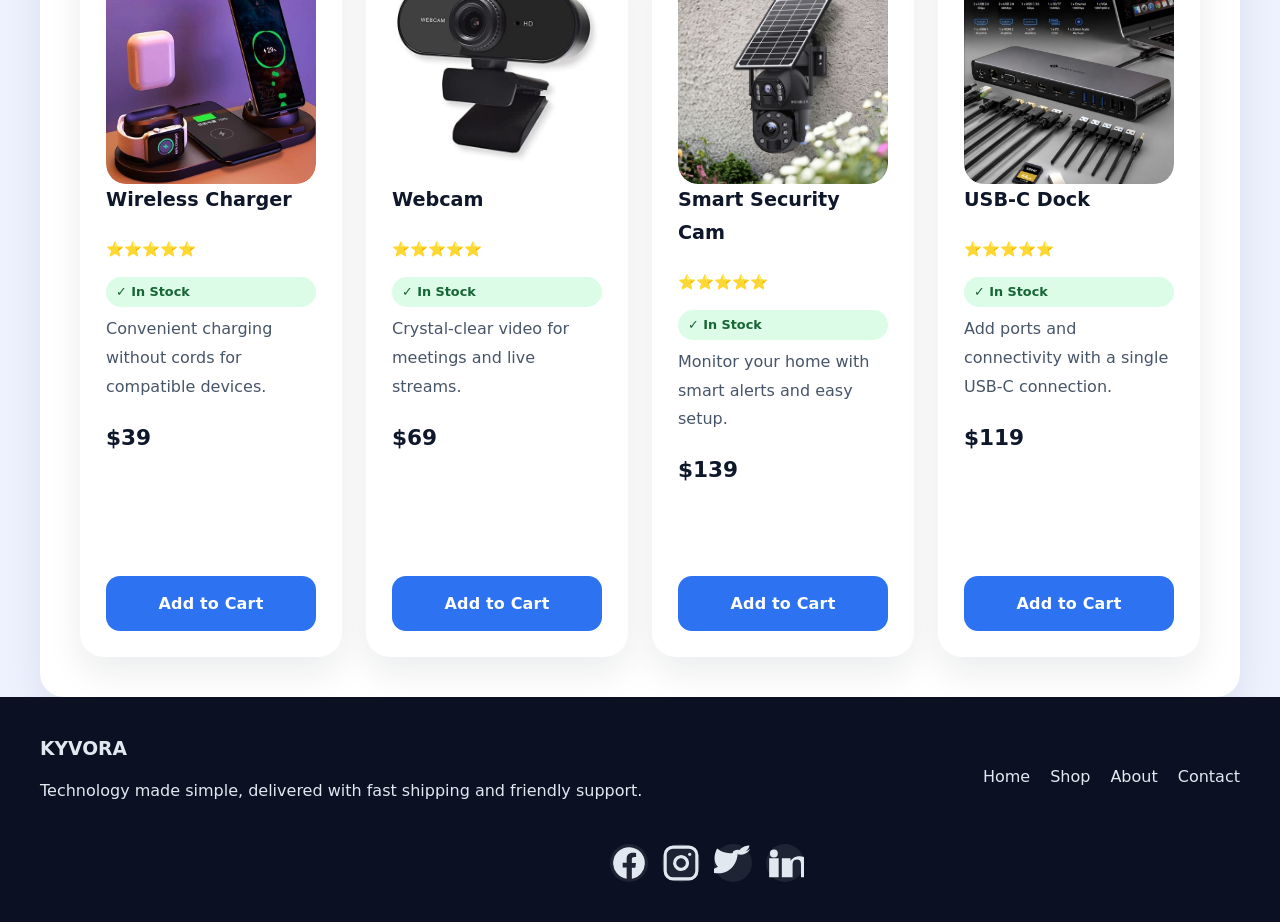
<file: checkout.html>
<!DOCTYPE html>
<html lang="en">
<head>
<meta charset="UTF-8">
<meta name="viewport" content="width=device-width, initial-scale=1.0">
<title>KYVORA | Checkout</title>
<link rel="stylesheet" href="style.css">

</head>
<body>

<header>
    <div class="topbar">
        Secure Checkout • Fast Delivery • Trusted Support
    </div>

    <nav class="main-nav" aria-label="Main navigation">
        <ul>
            <li><a href="index.html">Home</a></li>
            <li><a href="shop.html">Shop</a></li>
            <li><a href="about.html">About</a></li>
            <li><a href="contact.html">Contact</a></li>
            
        </ul>
    </nav>
</header>

<div class="checkout-container">
    <form id="checkout-form" class="checkout-form">
        <h2>Customer Information</h2>

        <div class="form-group">
            <label for="customer-name">Full Name *</label>
            <input id="customer-name" type="text" placeholder="John Doe" required>
        </div>

        <div class="form-group">
            <label for="customer-email">Email Address *</label>
            <input id="customer-email" type="email" placeholder="john@example.com" required>
        </div>

        <div class="form-group">
            <label for="customer-phone">Phone Number *</label>
            <input id="customer-phone" type="tel" placeholder="08012345678" required>
        </div>

        <div class="form-group">
            <label for="customer-address">Street Address *</label>
            <textarea id="customer-address" placeholder="House number, street, area..." required></textarea>
        </div>

        <div class="form-group">
            <label for="customer-landmark">Landmark (optional)</label>
            <input id="customer-landmark" type="text" placeholder="Nearest bus stop or landmark">
        </div>

        <div class="form-group">
            <label for="delivery-note">Delivery Note</label>
            <textarea id="delivery-note" placeholder="Extra instructions for the rider (optional)"></textarea>
        </div>

        <div class="form-group">
            <label for="customer-city">City *</label>
            <input id="customer-city" type="text" placeholder="e.g. Ikeja" required>
        </div>

        <div class="form-group">
            <label for="customer-state">State *</label>
            <select id="customer-state" required>
                <option value="">Select State</option>
                <option value="Abia">Abia</option>
                <option value="Adamawa">Adamawa</option>
                <option value="Akwa Ibom">Akwa Ibom</option>
                <option value="Anambra">Anambra</option>
                <option value="Bauchi">Bauchi</option>
                <option value="Bayelsa">Bayelsa</option>
                <option value="Benue">Benue</option>
                <option value="Borno">Borno</option>
                <option value="Cross River">Cross River</option>
                <option value="Delta">Delta</option>
                <option value="Ebonyi">Ebonyi</option>
                <option value="Edo">Edo</option>
                <option value="Ekiti">Ekiti</option>
                <option value="Enugu">Enugu</option>
                <option value="FCT Abuja">FCT Abuja</option>
                <option value="Gombe">Gombe</option>
                <option value="Imo">Imo</option>
                <option value="Jigawa">Jigawa</option>
                <option value="Kaduna">Kaduna</option>
                <option value="Kano">Kano</option>
                <option value="Katsina">Katsina</option>
                <option value="Kebbi">Kebbi</option>
                <option value="Kogi">Kogi</option>
                <option value="Kwara">Kwara</option>
                <option value="Lagos">Lagos</option>
                <option value="Nasarawa">Nasarawa</option>
                <option value="Niger">Niger</option>
                <option value="Ogun">Ogun</option>
                <option value="Ondo">Ondo</option>
                <option value="Osun">Osun</option>
                <option value="Oyo">Oyo</option>
                <option value="Plateau">Plateau</option>
                <option value="Rivers">Rivers</option>
                <option value="Sokoto">Sokoto</option>
                <option value="Taraba">Taraba</option>
                <option value="Yobe">Yobe</option>
                <option value="Zamfara">Zamfara</option>
            </select>
        </div>

        <div class="form-group">
            <label for="customer-postcode">Postal Code (Optional)</label>
            <input id="customer-postcode" type="text" placeholder="100001">
        </div>

        <div class="form-group">

        <label>Payment Method *</label>


     <div class="payment-option">
        <input type="radio" name="payment" value="bank">
        <label>Bank Transfer</label>
        </div>

        <div id="bank-transfer-details" class="bank-transfer-box">

    <h3>Bank Transfer Details</h3>

    <p><strong>Bank:</strong> MONIEPOINT</p>

    <p><strong>Account Name:</strong> KYVORA TECHNOLOGIES</p>

    <div class="bank-account-row">
    <span id="account-number">8137358529</span>

    <button
        type="button"
        id="copy-account"
        class="copy-btn">
        Copy
    </button>
</div>

    <p>
        <strong>Reference:</strong>
        <span id="payment-reference">Loading...</span>
    </p>

    <p class="bank-note">
        After making payment, click "Place Order" to complete your order.
    </p>

</div>

        <div class="payment-option">
        <input type="radio" name="payment" value="paypal">
        <label>PayPal (Coming Soon)</label>
        </div>

        <div class="payment-option">
        <input type="radio" name="payment" value="card">
        <label>Debit / Credit Card (Coming Soon)</label>
        </div>

        </div>
        <button class="place-order-btn" id="place-order-btn" type="button">Place Order</button>
    </form>

    <div class="order-summary">
        <h2>Order Summary</h2>

        <div id="checkout-items"></div>

        <div class="summary-item">
            <span>Subtotal</span>
            <span>$<span id="subtotal">0</span></span>
        </div>

        <div class="summary-item">
            <span>Delivery Fee</span>
            <span>$<span id="delivery-fee">0</span></span>
        </div>

        <div class="summary-item">
            <span>Discount</span>
            <span>$<span id="discount">0</span></span>
        </div>

        <hr>

        <div class="summary-total">
            <strong>Final Total</strong>
            <strong>$<span id="checkout-total">0</span></strong>
        </div>
    </div>
</div>

<script src="js/checkout.js"></script>

</body>
</html>
</file>
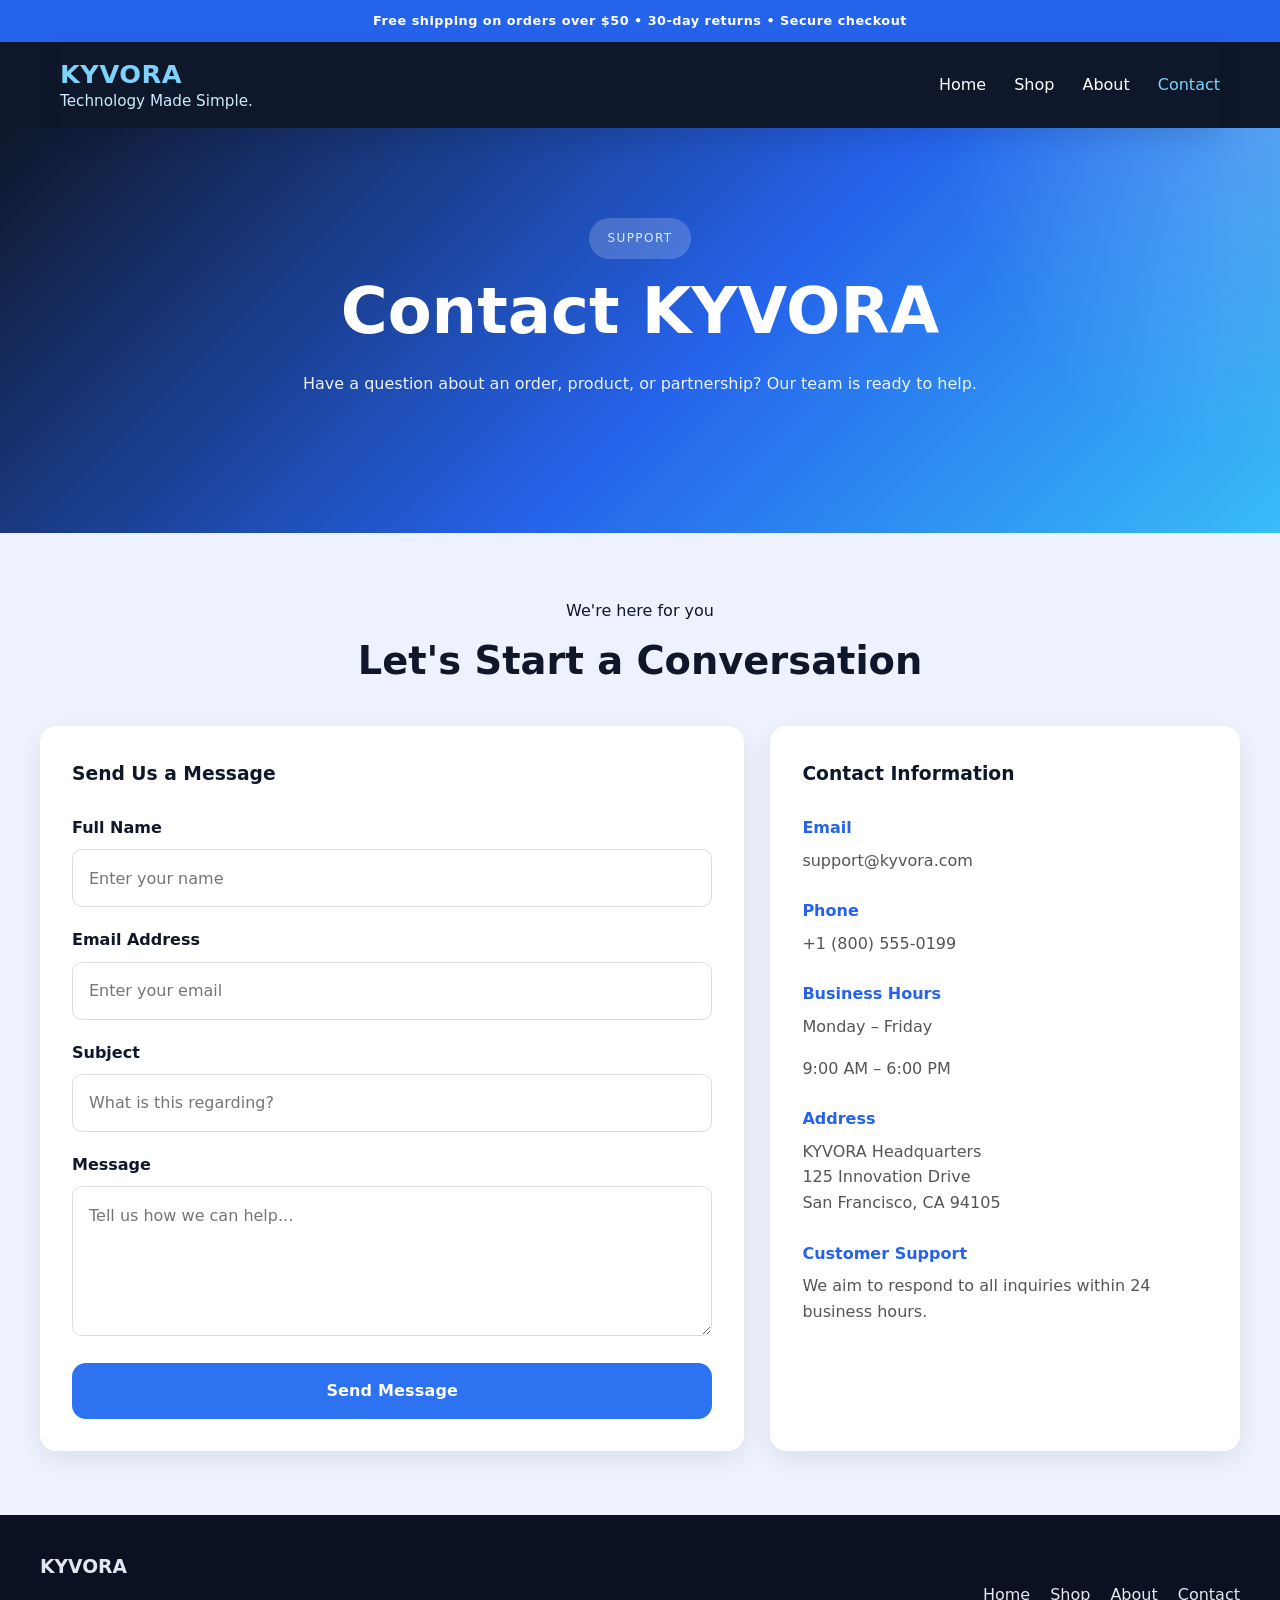
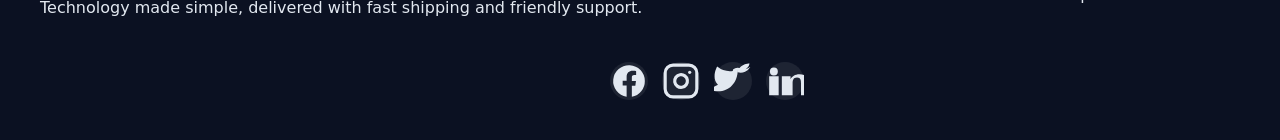
<file: contact.html>
<!DOCTYPE html>
<html lang="en">
<head>
    <meta charset="UTF-8">
    <meta name="viewport" content="width=device-width, initial-scale=1.0">
    <title>KYVORA | Contact Us</title>
    <meta name="description" content="Get in touch with KYVORA. We're here to help with product inquiries, support, and feedback.">
    <link rel="stylesheet" href="style.css">
</head>

<body>

<header>
    <div class="topbar">
        Free shipping on orders over $50 • 30-day returns • Secure checkout
    </div>

    <div class="container">
        <nav>
            <div class="brand-wrap">
                <h1>
                    <a href="index.html" class="brand-link">KYVORA</a>
                </h1>
                <p class="tagline">Technology Made Simple.</p>
            </div>

            <input type="checkbox" id="nav-toggle">
            <label for="nav-toggle" class="menu-toggle">
                <span></span>
                <span></span>
                <span></span>
            </label>

            <ul>
                <li><a href="index.html">Home</a></li>
                <li><a href="shop.html">Shop</a></li>
                <li><a href="about.html">About</a></li>
                <li><a href="contact.html" aria-current="page">Contact</a></li>
            </ul>

        </nav>
    </div>

    <section class="hero">
        <div class="container hero-content">
            <span class="hero-label">Support</span>
            <h2>Contact KYVORA</h2>
            <p>
                Have a question about an order, product, or partnership?
                Our team is ready to help.
            </p>
        </div>
    </section>
</header>

<main class="container">

    <section class="contact-section">

        <div class="section-intro">
            <p>We're here for you</p>
            <h2>Let's Start a Conversation</h2>
        </div>

        <div class="contact-grid">

            <!-- Contact Form -->
            <div class="contact-form-card">
                <h3>Send Us a Message</h3>

                <form action="#" method="post">

                    <div class="form-group">
                        <label for="name">Full Name</label>
                        <input
                            type="text"
                            id="name"
                            name="name"
                            placeholder="Enter your name"
                            required>
                    </div>

                    <div class="form-group">
                        <label for="email">Email Address</label>
                        <input
                            type="email"
                            id="email"
                            name="email"
                            placeholder="Enter your email"
                            required>
                    </div>

                    <div class="form-group">
                        <label for="subject">Subject</label>
                        <input
                            type="text"
                            id="subject"
                            name="subject"
                            placeholder="What is this regarding?"
                            required>
                    </div>

                    <div class="form-group">
                        <label for="message">Message</label>
                        <textarea
                            id="message"
                            name="message"
                            rows="6"
                            placeholder="Tell us how we can help..."
                            required></textarea>
                    </div>

                    <button type="submit" class="button">
                        Send Message
                    </button>

                </form>
            </div>

            <!-- Contact Info -->
            <div class="contact-info-card">

                <h3>Contact Information</h3>

                <div class="info-item">
                    <h4>Email</h4>
                    <p>support@kyvora.com</p>
                </div>

                <div class="info-item">
                    <h4>Phone</h4>
                    <p>+1 (800) 555-0199</p>
                </div>

                <div class="info-item">
                    <h4>Business Hours</h4>
                    <p>Monday – Friday</p>
                    <p>9:00 AM – 6:00 PM</p>
                </div>

                <div class="info-item">
                    <h4>Address</h4>
                    <p>
                        KYVORA Headquarters<br>
                        125 Innovation Drive<br>
                        San Francisco, CA 94105
                    </p>
                </div>

                <div class="info-item">
                    <h4>Customer Support</h4>
                    <p>
                        We aim to respond to all inquiries within
                        24 business hours.
                    </p>
                </div>

            </div>

        </div>

    </section>

</main>

<footer>
    <div class="footer-grid container">
        <div>
            <h3>KYVORA</h3>
            <p>Technology made simple, delivered with fast shipping and friendly support.</p>
        </div>
        <div class="footer-links">
            <a href="index.html">Home</a>
            <a href="shop.html">Shop</a>
            <a href="about.html">About</a>
            <a href="contact.html">Contact</a>
        </div>
        <div class="footer-social" aria-label="KYVORA social media">
            <a href="#" aria-label="Facebook">
                <svg viewBox="0 0 24 24" fill="currentColor"><path d="M22 12a10 10 0 1 0-11.5 9.9v-7H8v-3h2.5V9.5c0-2.5 1.5-3.9 3.8-3.9 1.1 0 2.2.2 2.2.2v2.4h-1.2c-1.2 0-1.5.7-1.5 1.5V12h2.6l-.4 3h-2.2v7A10 10 0 0 0 22 12"/></svg>
            </a>
            <a href="#" aria-label="Instagram">
                <svg viewBox="0 0 24 24" fill="none" stroke="currentColor" stroke-width="2" stroke-linecap="round" stroke-linejoin="round"><rect x="2" y="2" width="20" height="20" rx="5" ry="5"/><path d="M16 11.37a4 4 0 1 1-7.94 1.26A4 4 0 0 1 16 11.37z"/><line x1="17.5" y1="6.5" x2="17.5" y2="6.5"/></svg>
            </a>
            <a href="#" aria-label="X Twitter">
                <svg viewBox="0 0 24 24" fill="currentColor"><path d="M23 3a10.9 10.9 0 0 1-3.14 1.53A4.48 4.48 0 0 0 22.43 1s-4.07.07-6.3 2.75A4.48 4.48 0 0 0 12 4.7a4.48 4.48 0 0 0-.1 1.02A12.94 12.94 0 0 1 2 2.9s-4 7 .5 11.5a13 13 0 0 1-7 2c9 5.5 19.5 0 19.5-11.5V6.5A7 7 0 0 0 23 3z"/></svg>
            </a>
            <a href="#" aria-label="LinkedIn">
                <svg viewBox="0 0 24 24" fill="currentColor"><path d="M4.98 3.5A2.5 2.5 0 1 1 4.98 8.5 2.5 2.5 0 0 1 4.98 3.5zM2 9h6v12H2zM10 9h5.5v1.7h.1c.8-1.4 2.7-2.9 5.5-2.9 5.9 0 7 3.9 7 8.9V21h-6v-7.3c0-1.7 0-3.9-2.5-3.9-2.5 0-2.8 1.9-2.8 3.8V21H10z"/></svg>
            </a>
        </div>
    </div>
</footer>

<script src="js/shared-nav.js"></script>

</body>
</html>
</file>
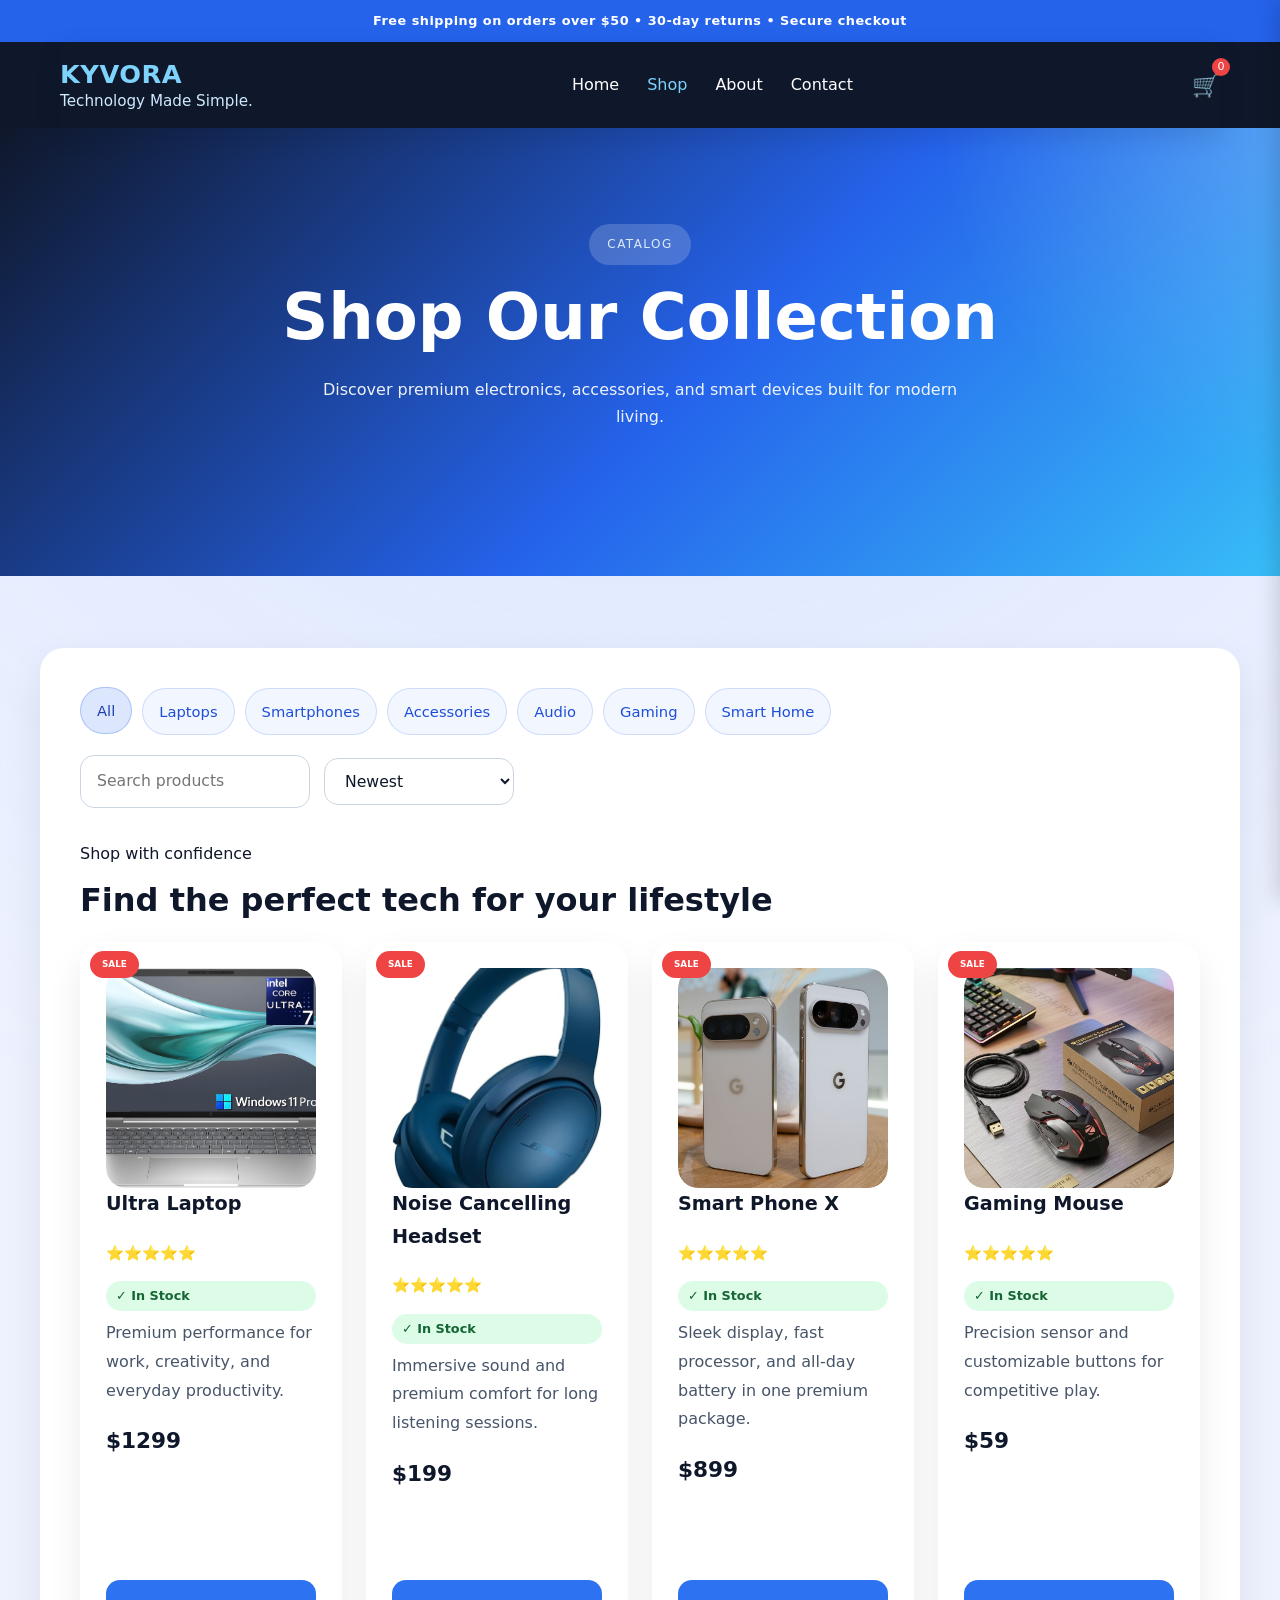
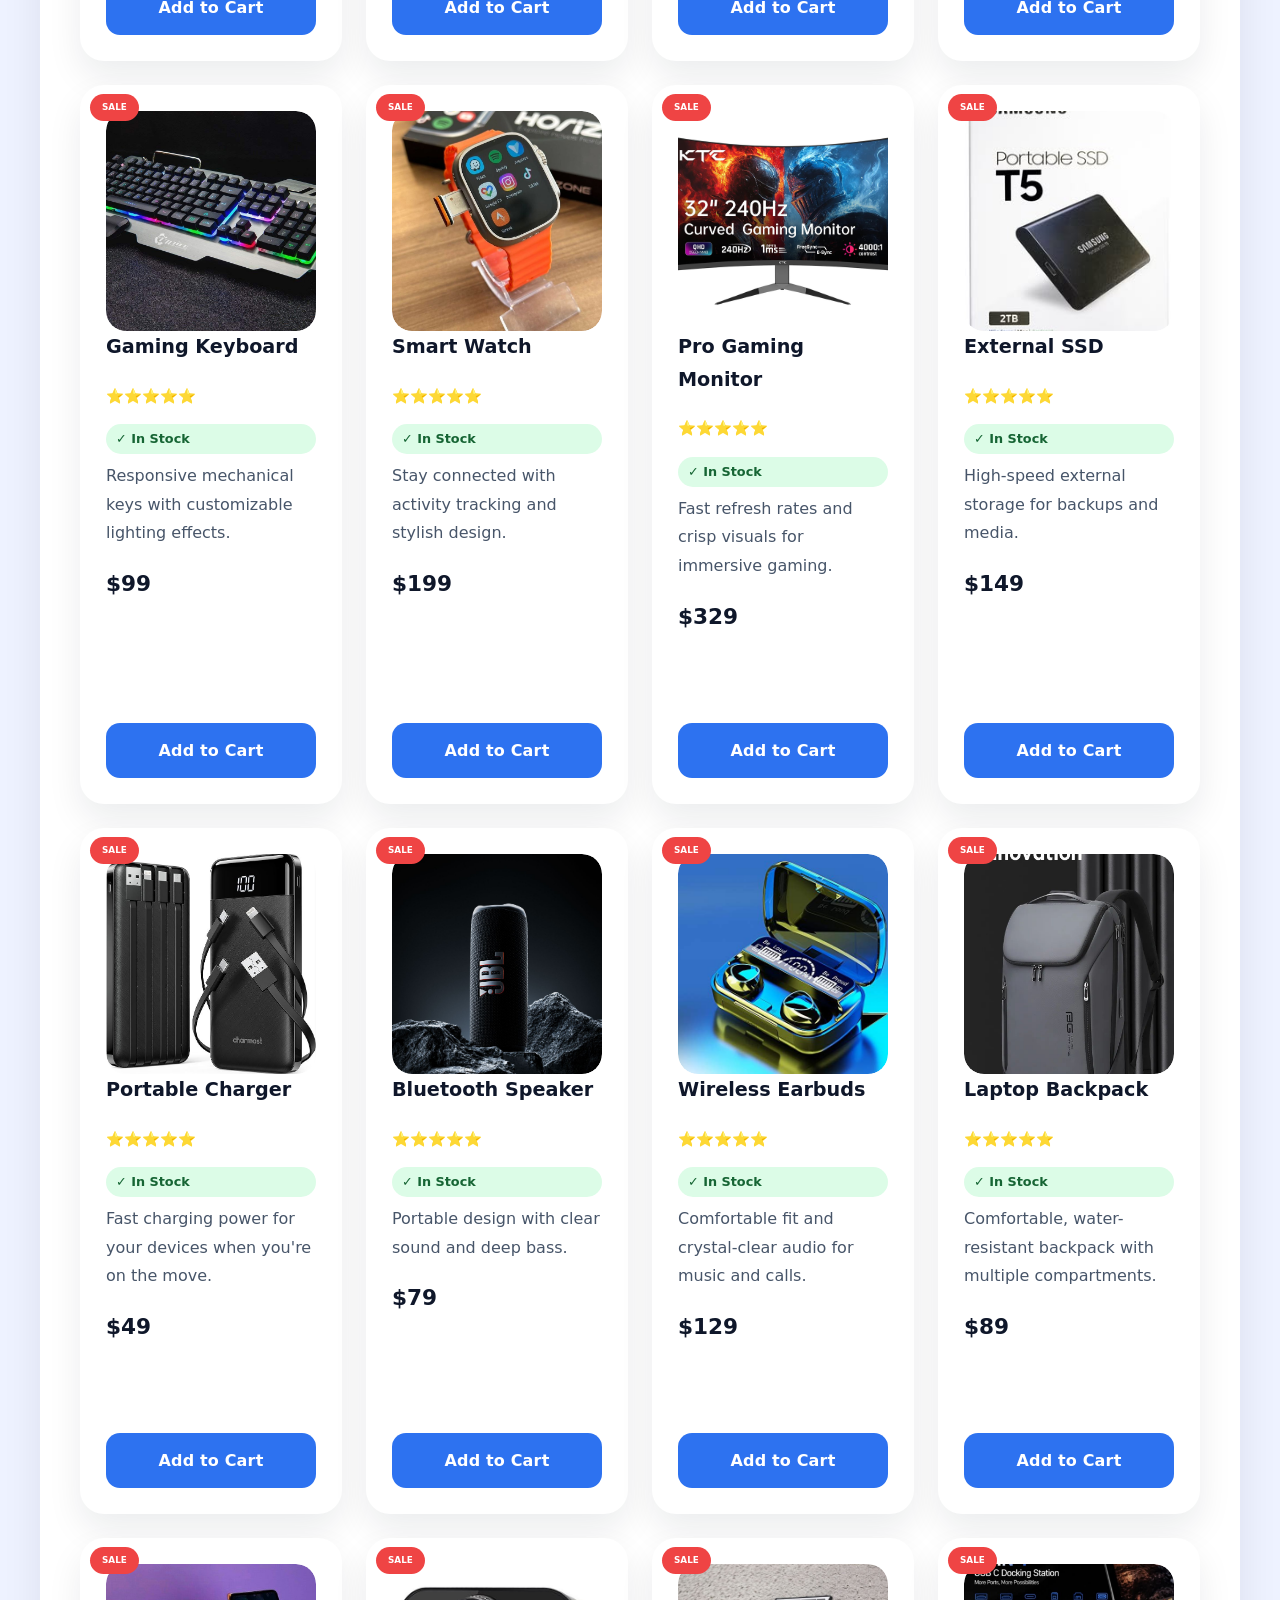
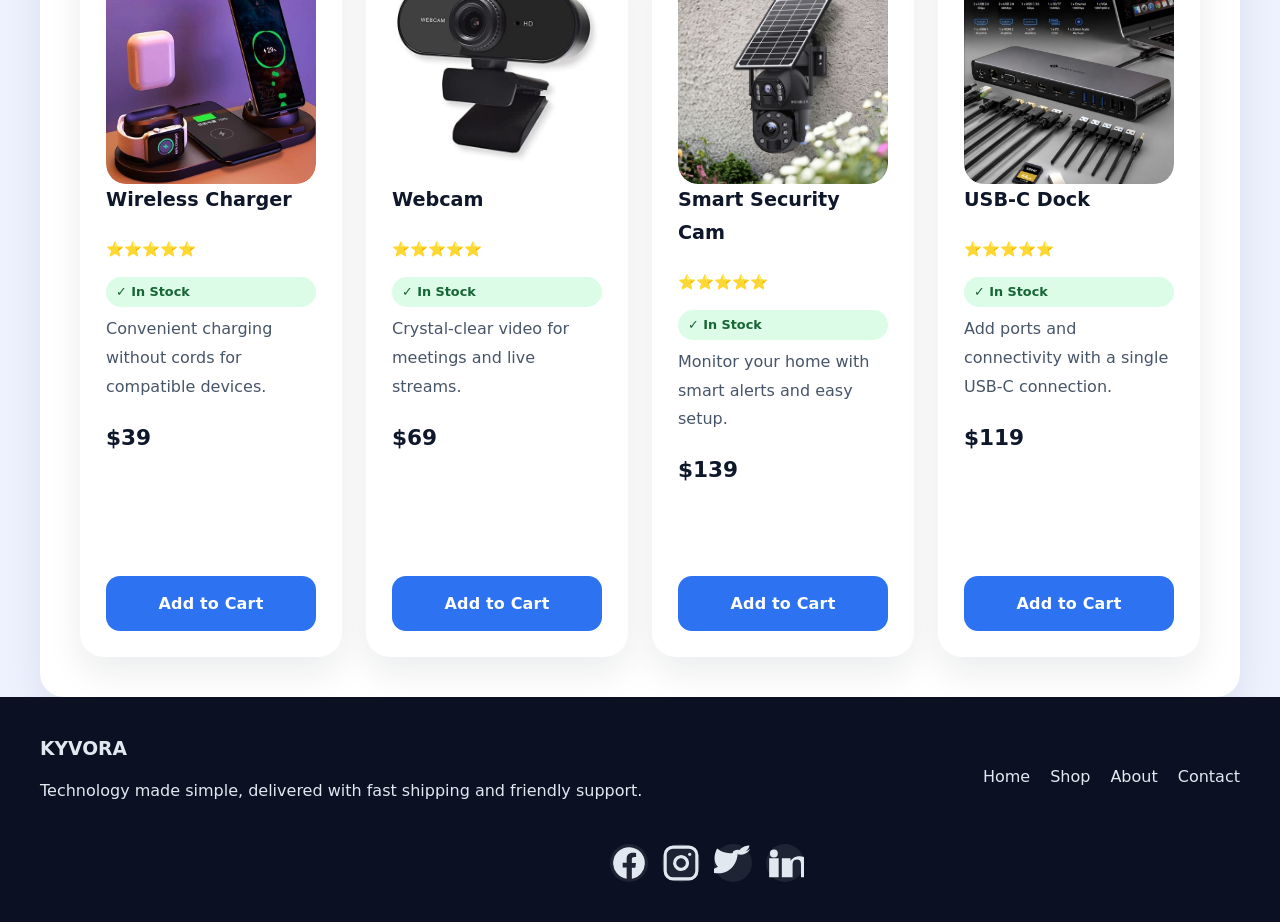
<file: shop.html>
<!DOCTYPE html>
<html lang="en">
<head>
    <meta charset="UTF-8">
    <meta name="viewport" content="width=device-width, initial-scale=1.0">
    <title>KYVORA | Shop Our Collection</title>
    <meta name="description" content="Browse KYVORA's catalog of premium electronics and accessories.">
    <link rel="stylesheet" href="style.css">
</head>

<body>
<header>
    <div class="topbar">Free shipping on orders over $50 • 30-day returns • Secure checkout</div>

    <div class="container">
        <nav>
            <div class="brand-wrap">
                <h1><a href="index.html" class="brand-link" aria-label="KYVORA homepage">KYVORA</a></h1>
                <p class="tagline">Technology Made Simple.</p>
            </div>
            <input type="checkbox" id="nav-toggle" aria-label="Toggle navigation" aria-expanded="false">
            <label for="nav-toggle" class="menu-toggle">
                <span></span>
                <span></span>
                <span></span>
            </label>

            <ul>
                <li><a href="index.html">Home</a></li>
                <li><a href="shop.html" aria-current="page">Shop</a></li>
                <li><a href="about.html">About</a></li>
                <li><a href="contact.html">Contact</a></li>
            </ul>

            <div class="cart-icon" id="cart-btn">🛒
    <span id="cart-count">0</span>
</div>

        </nav>
    </div>

    <section class="hero shop-hero">
        <div class="container hero-content">
            <span class="hero-label">Catalog</span>
            <h2>Shop Our Collection</h2>
            <p>Discover premium electronics, accessories, and smart devices built for modern living.</p>
        </div>
    </section>
</header>

<main class="container">
    <section class="catalog-panel">
        <div class="catalog-top">
            <div class="filter-group" role="group" aria-label="Product category filters">
                <button type="button" class="category-button active" data-category="all">All</button>
                <button type="button" class="category-button" data-category="laptops">Laptops</button>
                <button type="button" class="category-button" data-category="smartphones">Smartphones</button>
                <button type="button" class="category-button" data-category="accessories">Accessories</button>
                <button type="button" class="category-button" data-category="audio">Audio</button>
                <button type="button" class="category-button" data-category="gaming">Gaming</button>
                <button type="button" class="category-button" data-category="smart-home">Smart Home</button>
            </div>
            <div class="search-sort">
                <input type="search" id="product-search" class="search-bar" placeholder="Search products" aria-label="Search products by name">
                <select id="sort-options" class="sort-select" aria-label="Sort products">
                    <option value="newest">Newest</option>
                    <option value="price-low">Price Low to High</option>
                    <option value="price-high">Price High to Low</option>
                    <option value="best-selling">Best Selling</option>
                </select>
            </div>
        </div>

        <div class="section-intro">
            <p>Shop with confidence</p>
            <h2>Find the perfect tech for your lifestyle</h2>
        </div>

        <div class="shop-grid" id="product-grid">
            <article class="product-card" data-category="laptops" data-name="Ultra Laptop" data-price="1299" data-date="2026-06-01" data-popularity="88">
                <div class="product-image-wrapper" data-icon="laptops">
                    <img src="images/products/ultra-laptop.jpg" alt="Ultra Laptop — high-performance laptop for work and creativity" loading="lazy">
                </div>

                <div class="sale-badge">SALE</div>
                <h3>Ultra Laptop</h3>

                <div class="product-rating">⭐⭐⭐⭐⭐</div>
                <div class="stock-badge">✓ In Stock</div>

                <p class="product-copy">Premium performance for work, creativity, and everyday productivity.</p>
                <p class="price">$1299</p>

                <div class="product-actions">
                    <a class="button button-secondary" href="#" role="button">View Details</a>
                    <button
    type="button"
    class="button add-to-cart"
    data-name="Ultra Laptop"
    data-price="1299">
    Add to Cart
</button>
                </div>
            </article>
            <article class="product-card" data-category="smartphones" data-name="Smart Phone X" data-price="899" data-date="2026-05-18" data-popularity="91">
                <div class="product-image-wrapper" data-icon="smartphones">
                    <img src="images/products/smartphone-x.jpg" alt="Smart Phone X — sleek smartphone with long battery life" loading="lazy">
                </div>

                <div class="sale-badge">SALE</div>
                <h3>Smart Phone X</h3>
                <div class="product-rating">⭐⭐⭐⭐⭐</div>
                <div class="stock-badge">✓ In Stock</div>

                <p class="product-copy">Sleek display, fast processor, and all-day battery in one premium package.</p>
                <p class="price">$899</p>
                <div class="product-actions">
                    <a class="button button-secondary" href="#" role="button">View Details</a>
                    <button
    type="button"
    class="button add-to-cart"
    data-name="Smart Phone X"
    data-price="899">
    Add to Cart
</button>
                </div>
            </article>
            <article class="product-card" data-category="accessories" data-name="Portable Charger" data-price="49" data-date="2026-04-12" data-popularity="73">
                <div class="product-image-wrapper" data-icon="accessories">
                    <img src="images/products/portable-charger.jpg" alt="Portable Charger — high-speed power bank for travel" loading="lazy">
                </div>

                <div class="sale-badge">SALE</div>
                <h3>Portable Charger</h3>
                <div class="product-rating">⭐⭐⭐⭐⭐</div>
                <div class="stock-badge">✓ In Stock</div>

                <p class="product-copy">Fast charging power for your devices when you're on the move.</p>
                <p class="price">$49</p>
                <div class="product-actions">
                    <a class="button button-secondary" href="#" role="button">View Details</a>
                    <button
    type="button"
    class="button add-to-cart"
    data-name="Portable Charger"
    data-price="49">
    Add to Cart
</button>
                </div>
            </article>
            <article class="product-card" data-category="audio" data-name="Wireless Earbuds" data-price="129" data-date="2026-03-28" data-popularity="82">
                <div class="product-image-wrapper" data-icon="audio">
                    <img src="images/products/wireless-earbuds.jpg" alt="Wireless Earbuds — comfortable fit with crystal clear sound" loading="lazy">
                </div>

                <div class="sale-badge">SALE</div>
                <h3>Wireless Earbuds</h3>
                <div class="product-rating">⭐⭐⭐⭐⭐</div>
                <div class="stock-badge">✓ In Stock</div>

                <p class="product-copy">Comfortable fit and crystal-clear audio for music and calls.</p>
                <p class="price">$129</p>
                <div class="product-actions">
                    <a class="button button-secondary" href="#" role="button">View Details</a>
                    <button
    type="button"
    class="button add-to-cart"
    data-name="Wireless Earbuds"
    data-price="129">
    Add to Cart
</button>
                </div>
            </article>

            <article class="product-card" data-category="gaming" data-name="Gaming Keyboard" data-price="99" data-date="2026-05-04" data-popularity="79">
                <div class="product-image-wrapper" data-icon="gaming">
                    <img src="images/products/gaming-keyboard.jpg" alt="Gaming Keyboard — mechanical keys with customizable lighting" loading="lazy">
                </div>

                <div class="sale-badge">SALE</div>
                <h3>Gaming Keyboard</h3>
                <div class="product-rating">⭐⭐⭐⭐⭐</div>
                <div class="stock-badge">✓ In Stock</div>

                <p class="product-copy">Responsive mechanical keys with customizable lighting effects.</p>
                <p class="price">$99</p>
                <div class="product-actions">
                    <a class="button button-secondary" href="#" role="button">View Details</a>
                    <button
    type="button"
    class="button add-to-cart"
    data-name="Gaming Keyboard"
    data-price="99">
    Add to Cart
</button>
                </div>
            </article>

            <article class="product-card" data-category="smart-home" data-name="Smart Security Cam" data-price="139" data-date="2026-02-10" data-popularity="86">
                <div class="product-image-wrapper" data-icon="smart-home">
                    <img src="images/products/smart-security-camera.jpg" alt="Smart Security Camera — HD monitoring with smart alerts" loading="lazy">
                </div>

                <div class="sale-badge">SALE</div>
                <h3>Smart Security Cam</h3>
                <div class="product-rating">⭐⭐⭐⭐⭐</div>
                <div class="stock-badge">✓ In Stock</div>

                <p class="product-copy">Monitor your home with smart alerts and easy setup.</p>
                <p class="price">$139</p>
                <div class="product-actions">
                    <a class="button button-secondary" href="#" role="button">View Details</a>
                    <button
    type="button"
    class="button add-to-cart"
    data-name="Smart Security Cam"
    data-price="139">
    Add to Cart
</button>
                </div>
            </article>

            <article class="product-card" data-category="audio" data-name="Noise Cancelling Headset" data-price="199" data-date="2026-05-22" data-popularity="90">
                <div class="product-image-wrapper" data-icon="audio">
                    <img src="images/products/noise-cancelling-headset.jpg" alt="Noise Cancelling Headset — immersive sound and premium comfort" loading="lazy">
                </div>

                <div class="sale-badge">SALE</div>
                <h3>Noise Cancelling Headset</h3>
                <div class="product-rating">⭐⭐⭐⭐⭐</div>
                <div class="stock-badge">✓ In Stock</div>

                <p class="product-copy">Immersive sound and premium comfort for long listening sessions.</p>
                <p class="price">$199</p>
                <div class="product-actions">
                    <a class="button button-secondary" href="#" role="button">View Details</a>
                    <button
    type="button"
    class="button add-to-cart"
    data-name="Noise Cancelling Headset"
    data-price="199">
    Add to Cart
</button>
                </div>
            </article>

            <!-- Pro Gaming Monitor card is placed after Laptop Backpack. -->
            <!-- Additional product cards to reference all provided filenames -->
            <article class="product-card" data-category="gaming" data-name="Gaming Mouse" data-price="59" data-date="2026-05-12" data-popularity="80">
                <div class="product-image-wrapper" data-icon="gaming">
                    <img src="images/products/gaming-mouse.jpg" alt="Gaming Mouse — high-precision ergonomic mouse" loading="lazy">
                </div>

                <div class="sale-badge">SALE</div>
                <h3>Gaming Mouse</h3>
                <div class="product-rating">⭐⭐⭐⭐⭐</div>
                <div class="stock-badge">✓ In Stock</div>

                <p class="product-copy">Precision sensor and customizable buttons for competitive play.</p>
                <p class="price">$59</p>
                <div class="product-actions">
                    <a class="button button-secondary" href="#" role="button">View Details</a>
                    <button
    type="button"
    class="button add-to-cart"
    data-name="Gaming Mouse"
    data-price="59">
    Add to Cart
</button>
                </div>
            </article>

            <article class="product-card" data-category="audio" data-name="Bluetooth Speaker" data-price="79" data-date="2026-04-08" data-popularity="75">
                <div class="product-image-wrapper" data-icon="audio">
                    <img src="images/products/bluetooth-speaker.jpg" alt="Bluetooth Speaker — portable speaker with rich bass" loading="lazy">
                </div>

                <div class="sale-badge">SALE</div>
                <h3>Bluetooth Speaker</h3>
                <div class="product-rating">⭐⭐⭐⭐⭐</div>
                <div class="stock-badge">✓ In Stock</div>

                <p class="product-copy">Portable design with clear sound and deep bass.</p>
                <p class="price">$79</p>
                <div class="product-actions">
                    <a class="button button-secondary" href="#" role="button">View Details</a>
                    <button
    type="button"
    class="button add-to-cart"
    data-name="Bluetooth Speaker"
    data-price="79">
    Add to Cart
</button>
                </div>
            </article>

            <article class="product-card" data-category="accessories" data-name="Smart Watch" data-price="199" data-date="2026-05-02" data-popularity="83">
                <div class="product-image-wrapper" data-icon="smartphones">
                    <img src="images/products/smartwatch.jpg" alt="Smartwatch — fitness tracking and notifications" loading="lazy">
                </div>

                <div class="sale-badge">SALE</div>
                <h3>Smart Watch</h3>
                <div class="product-rating">⭐⭐⭐⭐⭐</div>
                <div class="stock-badge">✓ In Stock</div>

                <p class="product-copy">Stay connected with activity tracking and stylish design.</p>
                <p class="price">$199</p>
                <div class="product-actions">
                    <a class="button button-secondary" href="#" role="button">View Details</a>
                    <button
    type="button"
    class="button add-to-cart"
    data-name="Smart Watch Pro"
    data-price="199">
    Add to Cart
</button>
                </div>
            </article>

            <article class="product-card" data-category="accessories" data-name="Wireless Charger" data-price="39" data-date="2026-03-03" data-popularity="68">
                <div class="product-image-wrapper" data-icon="accessories">
                    <img src="images/products/wireless-charger.jpg" alt="Wireless Charger — fast wireless charging pad" loading="lazy">
                </div>

                <div class="sale-badge">SALE</div>
                <h3>Wireless Charger</h3>
                <div class="product-rating">⭐⭐⭐⭐⭐</div>
                <div class="stock-badge">✓ In Stock</div>

                <p class="product-copy">Convenient charging without cords for compatible devices.</p>
                <p class="price">$39</p>
                <div class="product-actions">
                    <a class="button button-secondary" href="#" role="button">View Details</a>
                    <button
    type="button"
    class="button add-to-cart"
    data-name="Wireless Charger"
    data-price="39">
    Add to Cart
</button>
                </div>
            </article>

            <article class="product-card" data-category="accessories" data-name="External SSD" data-price="149" data-date="2026-04-20" data-popularity="70">
                <div class="product-image-wrapper" data-icon="accessories">
                    <img src="images/products/external-ssd.jpg" alt="External SSD — fast portable storage" loading="lazy">
                </div>

                <div class="sale-badge">SALE</div>
                <h3>External SSD</h3>
                <div class="product-rating">⭐⭐⭐⭐⭐</div>
                <div class="stock-badge">✓ In Stock</div>

                <p class="product-copy">High-speed external storage for backups and media.</p>
                <p class="price">$149</p>
                <div class="product-actions">
                    <a class="button button-secondary" href="#" role="button">View Details</a>
                    <button
    type="button"
    class="button add-to-cart"
    data-name="External SSD"
    data-price="149">
    Add to Cart
</button>
                </div>
            </article>

            <article class="product-card" data-category="accessories" data-name="USB-C Dock" data-price="119" data-date="2026-01-15" data-popularity="65">
                <div class="product-image-wrapper" data-icon="accessories">
                    <img src="images/products/usb-c-dock.jpg" alt="USB-C Dock — expand your laptop ports" loading="lazy">
                </div>

                <div class="sale-badge">SALE</div>
                <h3>USB-C Dock</h3>
                <div class="product-rating">⭐⭐⭐⭐⭐</div>
                <div class="stock-badge">✓ In Stock</div>

                <p class="product-copy">Add ports and connectivity with a single USB-C connection.</p>
                <p class="price">$119</p>
                <div class="product-actions">
                    <a class="button button-secondary" href="#" role="button">View Details</a>
                    <button
    type="button"
    class="button add-to-cart"
    data-name="USB-C Dock"
    data-price="119">
    Add to Cart
</button>
                </div>
            </article>

            <article class="product-card" data-category="accessories" data-name="Webcam" data-price="69" data-date="2026-02-22" data-popularity="64">
                <div class="product-image-wrapper" data-icon="accessories">
                    <img src="images/products/webcam.jpg" alt="Webcam — sharp video for calls and streaming" loading="lazy">
                </div>

                <div class="sale-badge">SALE</div>
                <h3>Webcam</h3>
                <div class="product-rating">⭐⭐⭐⭐⭐</div>
                <div class="stock-badge">✓ In Stock</div>

                <p class="product-copy">Crystal-clear video for meetings and live streams.</p>
                <p class="price">$69</p>
                <div class="product-actions">
                    <a class="button button-secondary" href="#" role="button">View Details</a>
                    <button
    type="button"
    class="button add-to-cart"
    data-name="Webcam"
    data-price="69">
    Add to Cart
</button>
                </div>
            </article>

            <article class="product-card" data-category="accessories" data-name="Laptop Backpack" data-price="89" data-date="2026-03-08" data-popularity="72">
                <div class="product-image-wrapper" data-icon="accessories">
                    <img src="images/products/laptop-backpack.jpg" alt="Laptop Backpack — durable travel backpack with padded laptop compartment" loading="lazy">
                </div>

                <div class="sale-badge">SALE</div>
                <h3>Laptop Backpack</h3>
                <div class="product-rating">⭐⭐⭐⭐⭐</div>
                <div class="stock-badge">✓ In Stock</div>

                <p class="product-copy">Comfortable, water-resistant backpack with multiple compartments.</p>
                <p class="price">$89</p>
                <div class="product-actions">
                    <a class="button button-secondary" href="#" role="button">View Details</a>
                    <button
    type="button"
    class="button add-to-cart"
    data-name="Laptop Backpack"
    data-price="89">
    Add to Cart
</button>
                </div>
            </article>

            <article class="product-card" data-category="gaming" data-name="Pro Gaming Monitor" data-price="329" data-date="2026-04-30" data-popularity="84">
                <div class="product-image-wrapper" data-icon="gaming">
                    <img src="images/products/gaming-monitor.jpg" alt="Pro Gaming Monitor" loading="lazy">
                </div>
                <div class="sale-badge">SALE</div>
                <h3>Pro Gaming Monitor</h3>
                <div class="product-rating">⭐⭐⭐⭐⭐</div>
                <div class="stock-badge">✓ In Stock</div>

                <p class="product-copy">Fast refresh rates and crisp visuals for immersive gaming.</p>
                <p class="price">$329</p>
                <div class="product-actions">
                    <a class="button button-secondary" href="#" role="button">View Details</a>
                    <button
    type="button"
    class="button add-to-cart"
    data-name="Pro Gaming Monitor"
    data-price="329">
    Add to Cart
</button>
                </div>
            </article>
        </div>
        <div class="no-results" id="no-results" aria-live="polite" hidden>No products match your search. Try a different category or keyword.</div>
    </section>
</main>

<footer>
    <div class="footer-grid container">
        <div>
            <h3>KYVORA</h3>
            <p>Technology made simple, delivered with fast shipping and friendly support.</p>
        </div>
        <div class="footer-links">
            <a href="index.html">Home</a>
            <a href="shop.html">Shop</a>
            <a href="about.html">About</a>
            <a href="contact.html">Contact</a>
        </div>
        <div class="footer-social" aria-label="KYVORA social media">
            <a href="#" aria-label="Facebook">
                <svg viewBox="0 0 24 24" fill="currentColor"><path d="M22 12a10 10 0 1 0-11.5 9.9v-7H8v-3h2.5V9.5c0-2.5 1.5-3.9 3.8-3.9 1.1 0 2.2.2 2.2.2v2.4h-1.2c-1.2 0-1.5.7-1.5 1.5V12h2.6l-.4 3h-2.2v7A10 10 0 0 0 22 12"/></svg>
            </a>
            <a href="#" aria-label="Instagram">
                <svg viewBox="0 0 24 24" fill="none" stroke="currentColor" stroke-width="2" stroke-linecap="round" stroke-linejoin="round"><rect x="2" y="2" width="20" height="20" rx="5" ry="5"/><path d="M16 11.37a4 4 0 1 1-7.94 1.26A4 4 0 0 1 16 11.37z"/><line x1="17.5" y1="6.5" x2="17.5" y2="6.5"/></svg>
            </a>
            <a href="#" aria-label="X Twitter">
                <svg viewBox="0 0 24 24" fill="currentColor"><path d="M23 3a10.9 10.9 0 0 1-3.14 1.53A4.48 4.48 0 0 0 22.43 1s-4.07.07-6.3 2.75A4.48 4.48 0 0 0 12 4.7a4.48 4.48 0 0 0-.1 1.02A12.94 12.94 0 0 1 2 2.9s-4 7 .5 11.5a13 13 0 0 1-7 2c9 5.5 19.5 0 19.5-11.5V6.5A7 7 0 0 0 23 3z"/></svg>
            </a>
            <a href="#" aria-label="LinkedIn">
                <svg viewBox="0 0 24 24" fill="currentColor"><path d="M4.98 3.5A2.5 2.5 0 1 1 4.98 8.5 2.5 2.5 0 0 1 4.98 3.5zM2 9h6v12H2zM10 9h5.5v1.7h.1c.8-1.4 2.7-2.9 5.5-2.9 5.9 0 7 3.9 7 8.9V21h-6v-7.3c0-1.7 0-3.9-2.5-3.9-2.5 0-2.8 1.9-2.8 3.8V21H10z"/></svg>
            </a>
        </div>
    </div>
</footer>

<div class="cart-sidebar" id="cart-sidebar">

    <div class="cart-header">
        <h2>Your Cart</h2>
        <button id="close-cart">&times;</button>
    </div>

    <div id="cart-items"></div>

    <div class="cart-footer">
    <h3>Total: $<span id="cart-total">0</span></h3>
    <a href="checkout.html" class="checkout-btn">
    Checkout
</a>
</div>

</div>

<script src="js/shared-nav.js"></script>
<script src="js/shop.js"></script>



</body>
</html>
</file>
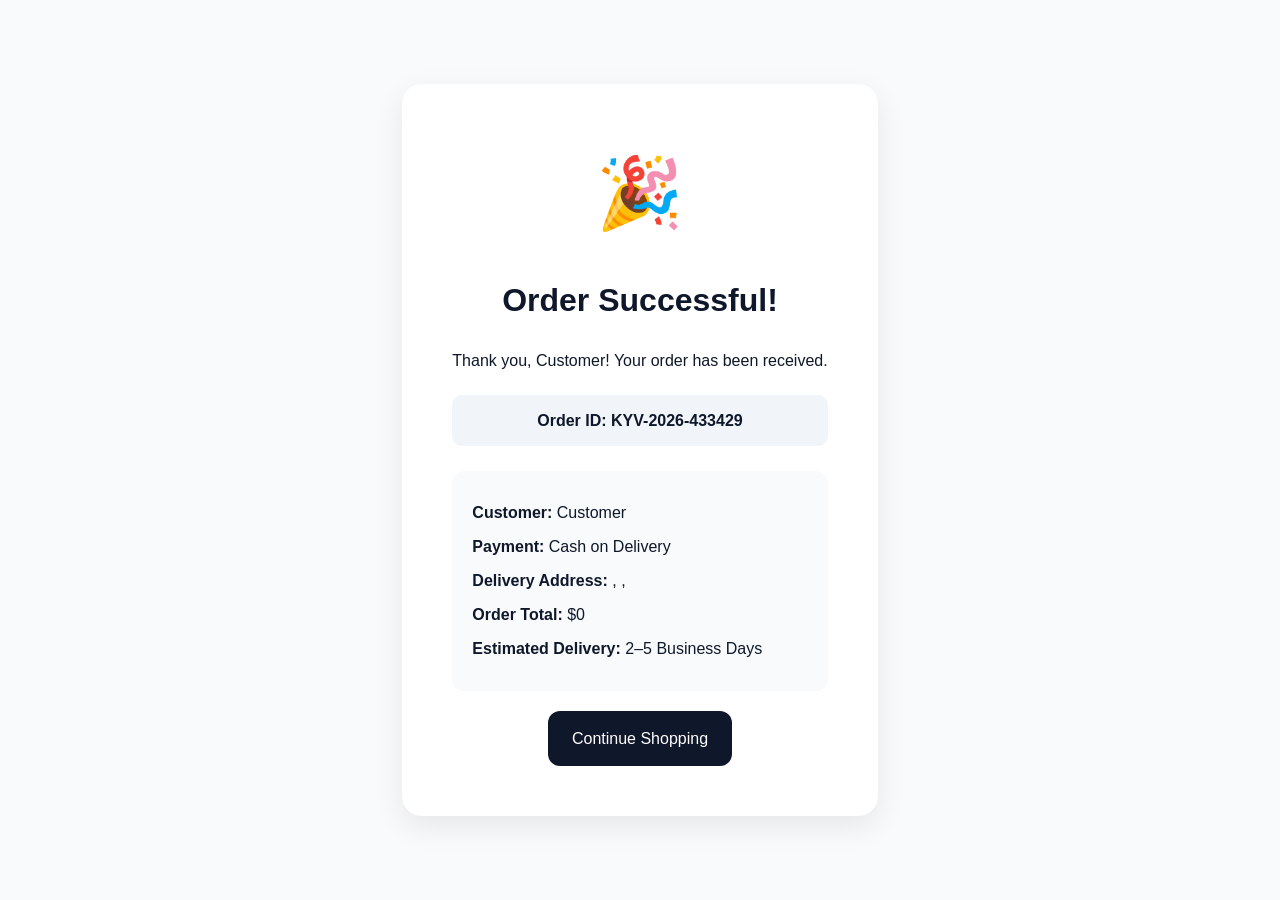
<file: success.html>
<!DOCTYPE html>
<html lang="en">
<head>
<meta charset="UTF-8">
<meta name="viewport" content="width=device-width, initial-scale=1.0">
<title>KYVORA | Order Successful</title>

<link rel="stylesheet" href="style.css">
</head>
<body>

<div class="success-card">

<div class="success-icon">🎉</div>

<h1>Order Successful!</h1>

<p id="thank-you-message">
Thank you for shopping with KYVORA.
</p>

<div class="order-id" id="order-id">
Order ID: Loading...
</div>

<div class="order-details">

<p><strong>Customer:</strong>
<span id="customer-name"></span></p>

<p><strong>Payment:</strong>
<span id="payment-method"></span></p>

<p><strong>Delivery Address:</strong>
<span id="delivery-address"></span></p>

<p><strong>Order Total:</strong>
$<span id="order-total"></span></p>

<p><strong>Estimated Delivery:</strong>
2–5 Business Days</p>

</div>

<a href="shop.html" class="shop-btn">
Continue Shopping
</a>

</div>

<script src="js/success.js"></script>

</body>
</html>
</file>
<file: style.css>
﻿/* ==========================================================
   GLOBAL STYLES
========================================================== */

:root {
  --accent: #2563eb;
  --accent-soft: #dbeafe;
  --surface: #ffffff;
  --surface-soft: #f8fafc;
  --muted: #64748b;
  --text: #0f172a;
  --text-light: #475569;
  --white: #ffffff;
  --navy: #0f172a;
  --navy-deep: #0b1122;
  --danger: #ef4444;
  --danger-dark: #dc2626;
  --success-bg: #dcfce7;
  --success-text: #166534;
  --shadow: rgba(15, 23, 42, 0.08);
  --shadow-strong: rgba(15, 23, 42, 0.16);
  --warning: #fbbf24;
  --hero-gradient: linear-gradient(135deg, #0f172a 0%, #2563eb 55%, #38bdf8 100%);
  --cta-gradient: linear-gradient(135deg, rgba(37, 99, 235, 0.95) 0%, rgba(56, 189, 248, 0.95) 100%);
  color-scheme: light;
  font-family: Inter, system-ui, -apple-system, BlinkMacSystemFont, "Segoe UI", sans-serif;
  color: var(--text);
  background: #eef2ff;
}

* {
  box-sizing: border-box;
}

html {
  scroll-behavior: smooth;
}

body {
  margin: 0;
  background: radial-gradient(circle at top, rgba(59, 130, 246, 0.12), transparent 30%), #eef2ff;
  color: var(--text);
  line-height: 1.7;
  overflow-x: hidden;
}

img {
  display: block;
  max-width: 100%;
  height: auto;
}

a {
  color: inherit;
}

button,
input,
select,
textarea {
  font: inherit;
}

p,
h1,
h2,
h3,
h4 {
  margin-top: 0;
}

.container {
  width: min(1200px, calc(100% - 40px));
  margin: 0 auto;
}

/* ===========================
   ANNOUNCEMENT BAR
=========================== */

.announcement-bar {
  background: linear-gradient(90deg, rgba(37, 99, 235, 0.98) 0%, rgba(14, 116, 144, 0.95) 100%);
  color: var(--white);
  padding: 10px 16px;
  border-bottom: 1px solid rgba(255, 255, 255, 0.14);
}

.announcement-inner {
  width: min(1200px, calc(100% - 40px));
  margin: 0 auto;
  min-height: 24px;
  display: flex;
  justify-content: center;
  align-items: center;
  overflow: hidden;
}

.announcement-text {
  display: inline-block;
  text-align: center;
  font-size: 0.92rem;
  font-weight: 600;
  letter-spacing: 0.03em;
  opacity: 0;
  transform: translateY(6px);
  transition: opacity 0.4s ease, transform 0.4s ease;
}

.announcement-text.is-visible {
  opacity: 1;
  transform: translateY(0);
}

/* ==========================================================
   HEADER & NAVIGATION
========================================================== */

.topbar {
  background: var(--accent);
  color: var(--white);
  text-align: center;
  font-size: 0.8rem;
  letter-spacing: 0.04em;
  padding: 10px 20px;
  font-weight: 600;
}

header {
  background: var(--navy);
  color: var(--white);
}

nav {
  position: sticky;
  top: 0;
  z-index: 1000;
  display: flex;
  align-items: center;
  justify-content: space-between;
  gap: 20px;
  width: min(1200px, calc(100% - 40px));
  margin: 0 auto;
  padding: 18px 0;
  background: #0f172a;
  transition: all 0.35s ease;
  box-shadow: 0 8px 24px rgba(15, 23, 42, 0.12);
}

nav.scrolled {
  background: #0f172a;
  box-shadow: 0 8px 24px rgba(15, 23, 42, 0.12);
}

.brand-wrap {
  display: flex;
  flex-direction: column;
  gap: 4px;
  min-width: 0;
}

.brand-wrap a {
  color: #7dd3fc;
  text-decoration: none;
  font-weight: 700;
}

.brand-wrap a:hover,
.brand-wrap a:focus-visible {
  color: var(--accent-soft);
  outline: none;
}

nav h1 {
  margin: 0;
  color: #7dd3fc;
  font-size: clamp(1.3rem, 2vw, 1.6rem);
  letter-spacing: 0.02em;
  line-height: 1.1;
}

.tagline {
  margin: 0;
  color: #cfeafe;
  font-size: 0.95rem;
  font-weight: 500;
  line-height: 1.2;
}

nav ul {
  display: flex;
  align-items: center;
  gap: 28px;
  flex-wrap: wrap;
  list-style: none;
  padding: 0;
  margin: 0;
}

nav li {
  display: flex;
}

nav a {
  color: var(--white);
  text-decoration: none;
  font-weight: 500;
  transition: color 0.2s ease;
}

nav a:hover,
nav a:focus-visible {
  color: var(--accent-soft);
  outline: none;
}

nav a[aria-current="page"] {
  color: #7dd3fc;
}

.menu-toggle {
  display: none;
  width: 36px;
  height: 28px;
  flex-direction: column;
  justify-content: space-between;
  cursor: pointer;
  flex-shrink: 0;
}

.menu-toggle span {
  display: block;
  width: 100%;
  height: 4px;
  background: var(--white);
  border-radius: 999px;
  transition: transform 0.25s ease, opacity 0.25s ease;
}

#nav-toggle {
  display: none;
}

#nav-toggle:checked + .menu-toggle span:nth-child(1) {
  transform: translateY(10px) rotate(45deg);
}

#nav-toggle:checked + .menu-toggle span:nth-child(2) {
  opacity: 0;
}

#nav-toggle:checked + .menu-toggle span:nth-child(3) {
  transform: translateY(-10px) rotate(-45deg);
}

/* ===========================
   HERO SLIDER STYLES
=========================== */

.hero-slider {
  position: relative;
  overflow: hidden;
  min-height: clamp(460px, 64vh, 620px);
}

.hero-slide {
  display: none;
  width: 100%;
  opacity: 0;
  visibility: hidden;
  transform: translateY(10px);
  transition: opacity 0.6s ease, transform 0.6s ease, visibility 0.6s ease;
}

.hero-slide.is-active {
  display: block;
  opacity: 1;
  visibility: visible;
  transform: translateY(0);
}

.hero-slide .hero-content {
  animation: heroFadeUp 0.7s ease both;
}

.hero-slide .hero-image img {
  animation: heroImageZoom 8s ease-in-out infinite alternate;
}

.hero-slide .hero-image {
  animation: heroFloat 4.6s ease-in-out infinite;
}

.hero-scene {
  position: relative;
  width: min(100%, 520px);
  min-height: 340px;
  display: flex;
  align-items: center;
  justify-content: center;
  isolation: isolate;
}

.hero-scene::before,
.hero-scene::after {
  content: "";
  position: absolute;
  inset: auto;
  pointer-events: none;
  z-index: 0;
}

.hero-scene img {
  position: relative;
  z-index: 1;
  width: min(100%, 480px);
  height: clamp(240px, 32vw, 380px);
  object-fit: contain;
  object-position: center;
  border-radius: 26px;
  background: rgba(9, 14, 26, 0.24);
  border: 1px solid rgba(255, 255, 255, 0.18);
  box-shadow: 0 30px 70px rgba(15, 23, 42, 0.35), inset 0 1px 0 rgba(255, 255, 255, 0.2);
}

.hero-scene--gaming::before {
  width: 120%;
  height: 120%;
  background: radial-gradient(circle at 20% 20%, rgba(56, 189, 248, 0.42), transparent 34%),
    radial-gradient(circle at 80% 22%, rgba(236, 72, 153, 0.52), transparent 28%),
    radial-gradient(circle at 52% 80%, rgba(14, 165, 233, 0.25), transparent 30%);
  filter: blur(24px);
  animation: sceneGlow 9s ease-in-out infinite alternate;
}

.hero-scene--gaming::after {
  width: 78%;
  height: 68%;
  right: -6%;
  top: 9%;
  border-radius: 22px;
  border: 1px solid rgba(96, 165, 250, 0.25);
  box-shadow: inset 0 0 25px rgba(96, 165, 250, 0.18), 0 0 30px rgba(14, 165, 233, 0.14);
  transform: rotate(8deg);
  animation: sceneTilt 7s ease-in-out infinite alternate;
}

.hero-scene--smart::before {
  width: 125%;
  height: 125%;
  background: radial-gradient(circle at 30% 30%, rgba(168, 85, 247, 0.42), transparent 30%),
    radial-gradient(circle at 72% 68%, rgba(34, 211, 238, 0.38), transparent 28%),
    radial-gradient(circle at 50% 48%, rgba(255, 255, 255, 0.16), transparent 42%);
  filter: blur(26px);
  animation: sceneGlow 10s ease-in-out infinite alternate-reverse;
}

.hero-scene--smart::after {
  width: 78%;
  height: 70%;
  left: -5%;
  bottom: 12%;
  border-radius: 28px;
  border: 1px solid rgba(196, 181, 253, 0.3);
  box-shadow: inset 0 0 22px rgba(168, 85, 247, 0.16), 0 0 32px rgba(168, 85, 247, 0.12);
  transform: rotate(-10deg);
  animation: sceneTilt 8s ease-in-out infinite alternate-reverse;
}

.hero-slide--gaming .hero-image img {
  transform: perspective(1400px) rotateX(7deg) rotateY(-9deg) translateY(-4px);
  box-shadow: 0 36px 80px rgba(3, 7, 18, 0.42), 0 0 0 1px rgba(255, 255, 255, 0.06);
}

.hero-slide--smart .hero-image img {
  transform: perspective(1400px) rotateX(5deg) rotateY(10deg) translateY(-2px);
  box-shadow: 0 34px 74px rgba(27, 30, 58, 0.36), 0 0 0 1px rgba(255, 255, 255, 0.06);
}

.hero-slider-controls {
  display: flex;
  align-items: center;
  justify-content: center;
  gap: 10px;
  margin-top: 14px;
}

.hero-nav-button {
  width: 28px;
  height: 28px;
  border: 0;
  border-radius: 50%;
  background: rgba(255, 255, 255, 0.05);
  color: rgba(255, 255, 255, 0.75);
  cursor: pointer;
  transition: transform 0.2s ease, background 0.2s ease, opacity 0.2s ease;
  opacity: 0.4;
}

.hero-nav-button:hover,
.hero-nav-button:focus-visible {
  background: rgba(255, 255, 255, 0.12);
  transform: translateY(-1px);
  outline: none;
  opacity: 0.9;
}

.hero-dots {
  display: none;
}

.hero-dot {
  display: none;
}

.hero-dot.is-active {
  display: none;
}

@keyframes heroFadeUp {
  from {
    opacity: 0;
    transform: translateY(18px);
  }
  to {
    opacity: 1;
    transform: translateY(0);
  }
}

@keyframes heroImageZoom {
  from {
    transform: scale(1);
  }
  to {
    transform: scale(1.03);
  }
}

@keyframes heroFloat {
  0%,
  100% {
    transform: translateY(0px);
  }
  50% {
    transform: translateY(-8px);
  }
}

@keyframes dotPulse {
  0% {
    transform: scale(1);
  }
  50% {
    transform: scale(1.3);
  }
  100% {
    transform: scale(1.25);
  }
}

@keyframes sceneGlow {
  0% {
    transform: scale(0.94) translate3d(0, 0, 0);
    opacity: 0.8;
  }
  100% {
    transform: scale(1.08) translate3d(10px, -8px, 0);
    opacity: 1;
  }
}

@keyframes sceneTilt {
  0% {
    transform: rotate(-8deg) translateY(0);
  }
  100% {
    transform: rotate(8deg) translateY(-10px);
  }
}

/* ==========================================================
   HOME PAGE
========================================================== */

.hero {
  position: relative;
  overflow: hidden;
  text-align: center;
  padding: 90px 20px 100px;
  background: var(--hero-gradient);
  color: var(--white);
}

.hero::after {
  content: "";
  position: absolute;
  inset: 0;
  background: radial-gradient(circle at top right, rgba(255, 255, 255, 0.18), transparent 25%);
  pointer-events: none;
}

.hero-content {
  position: relative;
  z-index: 1;
  max-width: 1200px;
  margin: 0 auto;
}

.hero-label {
  display: inline-block;
  margin-bottom: 18px;
  padding: 10px 18px;
  border-radius: 999px;
  background: rgba(255, 255, 255, 0.18);
  color: #dbeafe;
  text-transform: uppercase;
  letter-spacing: 0.12em;
  font-size: 0.75rem;
}

.hero h2 {
  max-width: 820px;
  margin: 0 auto 24px;
  font-size: clamp(2.6rem, 5vw, 4.4rem);
  line-height: 1.08;
}

.hero p {
  max-width: 680px;
  margin: 0 auto 36px;
  font-size: clamp(1rem, 1.1vw, 1.25rem);
  color: rgba(255, 255, 255, 0.92);
}

.hero-actions {
  display: flex;
  justify-content: center;
  align-items: center;
  gap: 16px;
  flex-wrap: wrap;
}

.trust-bar {
  padding: 18px 0 0;
  background: #f8fbff;
}

.trust-grid {
  display: grid;
  grid-template-columns: repeat(4, minmax(0, 1fr));
  gap: 18px;
}

.trust-item {
  display: flex;
  align-items: center;
  gap: 12px;
  padding: 18px 20px;
  border-radius: 18px;
  background: var(--white);
  box-shadow: 0 8px 24px rgba(15, 23, 42, 0.06);
  border: 1px solid rgba(37, 99, 235, 0.08);
}

.trust-icon {
  display: inline-flex;
  align-items: center;
  justify-content: center;
  width: 42px;
  height: 42px;
  border-radius: 12px;
  background: rgba(37, 99, 235, 0.1);
  font-size: 1.2rem;
}

.trust-item strong {
  display: block;
  font-size: 0.96rem;
  color: var(--text);
}

.trust-item small {
  display: block;
  color: var(--muted);
  font-size: 0.76rem;
}

.promo-banner {
  padding: 26px 0 0;
  background: #f8fbff;
}

.promo-box {
  display: flex;
  align-items: center;
  justify-content: space-between;
  gap: 22px;
  padding: 26px 28px;
  border-radius: 22px;
  background: linear-gradient(135deg, rgba(37, 99, 235, 0.1), rgba(56, 189, 248, 0.12));
  border: 1px solid rgba(37, 99, 235, 0.12);
}

.promo-box span {
  display: inline-block;
  margin-bottom: 10px;
  color: var(--accent);
  font-size: 0.72rem;
  letter-spacing: 0.12em;
  text-transform: uppercase;
  font-weight: 700;
}

.promo-box h3 {
  margin: 0;
  font-size: clamp(1.4rem, 2.5vw, 2.1rem);
  color: var(--text);
  line-height: 1.2;
}

.promo-actions {
  display: flex;
  align-items: center;
  gap: 14px;
  flex-wrap: wrap;
}

.promo-actions .button-secondary {
  background: linear-gradient(135deg, #facc15 0%, #f97316 100%);
  color: #111827;
  border: 1px solid rgba(249, 115, 22, 0.45);
  box-shadow: 0 12px 28px rgba(249, 115, 22, 0.28);
}

.promo-actions .button-secondary:hover,
.promo-actions .button-secondary:focus-visible {
  background: linear-gradient(135deg, #f59e0b 0%, #ea580c 100%);
  box-shadow: 0 18px 32px rgba(234, 88, 12, 0.35);
}

.hero-home {
  text-align: left;
  padding: 70px 20px;
}

.hero-home .hero-content {
  display: grid;
  grid-template-columns: minmax(0, 1fr) minmax(260px, 0.9fr);
  align-items: center;
  gap: clamp(28px, 5vw, 60px);
}

.hero-home h2,
.hero-home p {
  margin-left: 0;
  margin-right: 0;
}

.hero-home .hero-actions {
  justify-content: flex-start;
}

.hero-image {
  display: flex;
  justify-content: center;
  align-items: center;
  min-width: 0;
}

.hero-image img {
  width: min(100%, 480px);
  height: clamp(240px, 32vw, 380px);
  object-fit: contain;
  object-position: center;
  display: block;
  filter: drop-shadow(0 20px 32px rgba(15, 23, 42, 0.3));
  animation: float 5s ease-in-out infinite;
}

.button,
.hero button,
.card button {
  display: inline-flex;
  align-items: center;
  justify-content: center;
  padding: 14px 28px;
  border: none;
  border-radius: 14px;
  cursor: pointer;
  font-size: 1rem;
  font-weight: 600;
  text-decoration: none;
  transition: transform 0.3s ease, box-shadow 0.3s ease, background-color 0.3s ease;
}

.button {
  background: #2d72f0;
  color: var(--white);
  font-weight: 700;
  letter-spacing: 0.01em;
  min-width: 160px;
}

.button-secondary {
  background: rgba(255, 255, 255, 0.18);
  color: var(--white);
  font-weight: 600;
}

.button:hover,
.button:focus-visible,
.button-secondary:hover,
.button-secondary:focus-visible,
.hero button:hover,
.hero button:focus-visible,
.card button:hover,
.card button:focus-visible {
  transform: translateY(-2px);
  box-shadow: 0 18px 30px rgba(15, 23, 42, 0.18);
}

.section-intro {
  text-align: center;
  margin-bottom: 44px;
}

.section-intro h2 {
  margin-bottom: 14px;
  font-size: clamp(1.95rem, 3vw, 3rem);
  color: var(--text);
  line-height: 1.1;
}

.highlight {
  display: grid;
  grid-template-columns: 1.2fr 0.8fr;
  gap: 34px;
  align-items: center;
  background: var(--surface);
  border-radius: 24px;
  padding: 44px;
  box-shadow: 0 16px 40px rgba(15, 23, 42, 0.08);
}

.highlight h2 {
  margin-bottom: 18px;
  font-size: clamp(1.9rem, 3vw, 2.5rem);
}

.highlight p {
  margin-bottom: 24px;
  color: var(--text-light);
}

.highlight img {
  width: 100%;
  border-radius: 24px;
  max-height: 420px;
  object-fit: cover;
}

.features {
  margin-top: 72px;
}

.feature-grid {
  display: grid;
  grid-template-columns: repeat(3, minmax(0, 1fr));
  gap: 22px;
}

.feature-card {
  background: var(--surface);
  border-radius: 20px;
  padding: 30px;
  box-shadow: 0 14px 30px rgba(15, 23, 42, 0.06);
  transition: transform 0.3s ease, box-shadow 0.3s ease;
}

.feature-card:hover,
.feature-card:focus-within {
  transform: translateY(-4px);
  box-shadow: 0 20px 40px rgba(15, 23, 42, 0.12);
}

.feature-card h3 {
  margin-bottom: 14px;
  font-size: 1.18rem;
}

.feature-card p {
  color: var(--text-light);
  line-height: 1.8;
}

.feature-icon {
  display: inline-flex;
  align-items: center;
  justify-content: center;
  width: 42px;
  height: 42px;
  margin-bottom: 18px;
  border-radius: 14px;
  background: rgba(37, 99, 235, 0.1);
  color: #2563eb;
}

.feature-icon svg {
  width: 24px;
  height: 24px;
}

/* ==========================================================
   SHOP PAGE
========================================================== */

.catalog-panel {
  margin-top: 72px;
  background: var(--surface);
  border-radius: 24px;
  padding: 40px;
  box-shadow: 0 16px 40px rgba(15, 23, 42, 0.08);
}

.catalog-top {
  display: flex;
  align-items: center;
  justify-content: space-between;
  gap: 20px;
  margin-bottom: 32px;
  flex-wrap: wrap;
}

.catalog-panel .section-intro {
  text-align: left;
  margin-bottom: 24px;
}

.catalog-panel .section-intro h2 {
  font-size: clamp(2rem, 2.4vw, 3rem);
}

.filter-group {
  display: flex;
  flex-wrap: wrap;
  gap: 10px;
  align-items: center;
}

.category-button {
  border: 1px solid rgba(37, 99, 235, 0.18);
  background: rgba(37, 99, 235, 0.06);
  color: #1d4ed8;
  border-radius: 999px;
  padding: 10px 16px;
  cursor: pointer;
  font-size: 0.92rem;
  transition: transform 0.25s ease, background-color 0.25s ease, color 0.25s ease, border-color 0.25s ease;
}

.category-button:hover,
.category-button:focus-visible,
.category-button.active {
  background: rgba(37, 99, 235, 0.16);
  color: #1e40af;
  border-color: rgba(37, 99, 235, 0.28);
  transform: translateY(-1px);
}

.search-sort {
  display: flex;
  align-items: center;
  gap: 14px;
  flex-wrap: wrap;
  width: min(100%, 560px);
}

.search-bar,
.sort-select {
  border: 1px solid #cbd5e1;
  border-radius: 14px;
  padding: 12px 16px;
  background: var(--white);
  color: var(--text);
  font-size: 0.98rem;
  min-width: 180px;
  transition: border-color 0.25s ease, box-shadow 0.25s ease;
}

.search-bar:focus,
.sort-select:focus {
  border-color: #2563eb;
  box-shadow: 0 0 0 4px rgba(37, 99, 235, 0.08);
  outline: none;
}

.shop-hero {
  padding: 96px 20px 110px;
}

.shop-grid {
  display: grid;
  grid-template-columns: repeat(4, minmax(240px, 1fr));
  gap: 24px;
}

/* ==========================================================
   PRODUCT CARDS
========================================================== */

.no-results {
  padding: 28px 18px;
  border-radius: 20px;
  background: #f8fafc;
  color: #475569;
  font-size: 1rem;
  text-align: center;
  margin-top: 18px;
  border: 1px solid #e2e8f0;
}

.product-card {
  position: relative;
  display: flex;
  flex-direction: column;
  justify-content: space-between;
  min-height: 520px;
  background: var(--surface);
  border-radius: 24px;
  padding: 26px;
  box-shadow: 0 16px 35px rgba(15, 23, 42, 0.08);
  transition: transform 0.3s ease, box-shadow 0.3s ease;
}

.product-card:hover,
.product-card:focus-within {
  transform: translateY(-8px);
  box-shadow: 0 28px 60px rgba(15, 23, 42, 0.16);
}

.product-card img {
  width: 100%;
  height: 220px;
  object-fit: cover;
  border-radius: 20px;
  margin-bottom: 22px;
}

.product-image-wrapper {
  width: 100%;
  height: 220px;
  border-radius: 20px;
  overflow: hidden;
  background: linear-gradient(180deg, #f8fafc, #ffffff);
  display: block;
}

.product-image-wrapper img {
  width: 100%;
  height: 100%;
  object-fit: cover;
  display: block;
  transition: transform 0.4s ease;
}

.product-card:hover .product-image-wrapper img,
.product-card:focus-within .product-image-wrapper img {
  transform: scale(1.06);
}

.product-image-wrapper[data-icon="laptops"] { background-image: url("images/icons/laptops.svg"); background-position: center; background-repeat: no-repeat; background-size: 48px; }
.product-image-wrapper[data-icon="smartphones"] { background-image: url("images/icons/smartphones.svg"); background-position: center; background-repeat: no-repeat; background-size: 48px; }
.product-image-wrapper[data-icon="accessories"] { background-image: url("images/icons/accessories.svg"); background-position: center; background-repeat: no-repeat; background-size: 48px; }
.product-image-wrapper[data-icon="audio"] { background-image: url("images/icons/audio.svg"); background-position: center; background-repeat: no-repeat; background-size: 48px; }
.product-image-wrapper[data-icon="gaming"] { background-image: url("images/icons/gaming.svg"); background-position: center; background-repeat: no-repeat; background-size: 48px; }
.product-image-wrapper[data-icon="smart-home"] { background-image: url("images/icons/smart-home.svg"); background-position: center; background-repeat: no-repeat; background-size: 48px; }
.product-image-wrapper { background-image: url("images/icons/default.svg"); background-position: center; background-repeat: no-repeat; background-size: 48px; }

.product-card h3 {
  margin-bottom: 12px;
  font-size: 1.2rem;
}

.product-copy {
  color: var(--text-light);
  line-height: 1.8;
  margin-bottom: 18px;
}

.product-actions {
  display: flex;
  align-items: center;
  gap: 12px;
  flex-wrap: wrap;
  margin-top: auto;
}

.product-actions .button,
.product-actions .button-secondary {
  flex: 1 1 160px;
}

.product-rating {
  color: var(--warning);
  font-size: 0.9rem;
  margin: 8px 0;
}

.stock-badge {
  display: inline-block;
  margin: 8px 0;
  padding: 4px 10px;
  background: var(--success-bg);
  color: var(--success-text);
  border-radius: 999px;
  font-size: 0.8rem;
  font-weight: 600;
}

.sale-badge {
  position: absolute;
  top: 9px;
  left: 10px;
  background: var(--danger);
  color: var(--white);
  padding: 6px 12px;
  border-radius: 999px;
  font-size: 0.55rem;
  font-weight: 700;
}

.products {
  margin-top: 78px;
}

.product-grid {
  display: grid;
  grid-template-columns: repeat(3, minmax(0, 1fr));
  gap: 26px;
}

.card {
  position: relative;
  background: var(--surface);
  border-radius: 24px;
  box-shadow: 0 16px 40px rgba(15, 23, 42, 0.08);
  padding: 28px;
  text-align: left;
  transition: transform 0.3s ease, box-shadow 0.3s ease;
}

.card:hover,
.card:focus-within {
  transform: translateY(-8px);
  box-shadow: 0 28px 70px rgba(15, 23, 42, 0.16);
}

.card-tag {
  display: inline-flex;
  margin-bottom: 16px;
  padding: 8px 14px;
  border-radius: 999px;
  background: var(--accent-soft);
  color: var(--accent);
  font-size: 0.78rem;
  letter-spacing: 0.08em;
  text-transform: uppercase;
}

.card img {
  width: 100%;
  border-radius: 20px;
  margin-bottom: 22px;
}

.card h3 {
  margin-bottom: 14px;
  font-size: 1.35rem;
}

.card-copy {
  color: var(--text-light);
  margin-bottom: 18px;
  line-height: 1.8;
}

.price {
  color: var(--text);
  font-size: 1.35rem;
  font-weight: 700;
  margin-bottom: 20px;
}

/* ==========================================================
   CONTACT PAGE
========================================================== */

.contact {
  background: var(--surface);
  border-radius: 24px;
  padding: 42px;
  margin-top: 84px;
  box-shadow: 0 18px 40px rgba(15, 23, 42, 0.08);
}

.contact-section {
  padding: 4rem 0;
}

.contact-grid {
  display: grid;
  grid-template-columns: 2fr 1fr;
  gap: 2rem;
  margin-top: 2rem;
}

.contact-section .contact-grid {
  display: grid;
  grid-template-columns: 1.2fr 0.8fr;
  gap: 26px;
}

.contact h2 {
  margin-bottom: 18px;
  font-size: clamp(1.8rem, 3vw, 2.4rem);
}

.contact p {
  margin-bottom: 14px;
  color: var(--text-light);
}

.contact-card {
  border-radius: 20px;
  background: var(--accent-soft);
  padding: 28px;
}

.contact-card h3 {
  margin-bottom: 14px;
}

.contact a {
  color: var(--accent);
  text-decoration: none;
}

.contact-button {
  display: inline-flex;
  align-items: center;
  justify-content: center;
  padding: 14px 26px;
  border-radius: 12px;
  background: #38bdf8;
  color: var(--white);
  text-decoration: none;
  font-weight: 700;
  min-width: 190px;
  box-shadow: 0 12px 24px rgba(56, 189, 248, 0.28);
}

.contact-button:hover,
.contact-button:focus-visible {
  background: #0ea5e9;
  box-shadow: 0 16px 30px rgba(14, 165, 233, 0.24);
}

.contact a:hover,
.contact a:focus-visible {
  text-decoration: underline;
}

.contact-section .contact-form-card,
.contact-section .contact-info-card {
  background: #ffffff;
  padding: 2rem;
  border-radius: 16px;
  box-shadow: 0 8px 25px rgba(0, 0, 0, 0.08);
}

.contact-section .contact-form-card h3,
.contact-section .contact-info-card h3 {
  margin-bottom: 1.5rem;
}

.contact-section .form-group {
  display: flex;
  flex-direction: column;
  margin-bottom: 1.2rem;
}

.contact-section .form-group label {
  margin-bottom: 0.5rem;
  font-weight: 600;
}

.contact-section .form-group input,
.contact-section .form-group textarea {
  width: 100%;
  padding: 0.9rem 1rem;
  border: 1px solid #dcdcdc;
  border-radius: 10px;
  font-size: 1rem;
  font-family: inherit;
  transition: 0.3s ease;
}

.contact-section .form-group input:focus,
.contact-section .form-group textarea:focus {
  outline: none;
  border-color: #2563eb;
  box-shadow: 0 0 0 4px rgba(37, 99, 235, 0.12);
}

.contact-section .form-group textarea {
  resize: vertical;
  min-height: 150px;
}

.contact-section .contact-info-card .info-item {
  margin-bottom: 1.5rem;
}

.contact-section .contact-info-card h4 {
  margin-bottom: 0.4rem;
  color: #2563eb;
}

.contact-section .contact-info-card p {
  color: #555;
  line-height: 1.6;
}

.contact-section .contact-form-card .button {
  width: 100%;
  margin-top: 0.5rem;
}

.categories {
  padding: 90px 20px;
  background: #f8fafc;
}

.category-grid {
  display: grid;
  grid-template-columns: repeat(auto-fit, minmax(180px, 1fr));
  gap: 25px;
  margin-top: 50px;
}

.category-card {
  background: var(--white);
  border-radius: 18px;
  padding: 40px 20px;
  text-align: center;
  text-decoration: none;
  color: var(--text);
  font-size: 2rem;
  box-shadow: 0 8px 25px rgba(0, 0, 0, 0.08);
  transition: all 0.3s ease;
}

.category-card h3 {
  margin-top: 18px;
  font-size: 1.1rem;
}

.category-card:hover {
  transform: translateY(-8px);
  box-shadow: 0 18px 40px rgba(37, 99, 235, 0.2);
}

.featured-products {
  padding: 90px 20px;
}

.featured-grid {
  display: grid;
  grid-template-columns: repeat(auto-fit, minmax(260px, 1fr));
  gap: 30px;
  margin-top: 50px;
}

.featured-card {
  background: #fff;
  border-radius: 18px;
  overflow: hidden;
  text-align: center;
  box-shadow: 0 10px 25px rgba(0, 0, 0, 0.08);
  transition: all 0.3s ease;
}

.featured-card:hover {
  transform: translateY(-8px);
  box-shadow: 0 20px 40px rgba(0, 0, 0, 0.12);
}

.featured-card img {
  width: 100%;
  height: 220px;
  object-fit: cover;
}

.featured-card h3 {
  margin: 20px 0 10px;
}

.featured-card p {
  color: #2563eb;
  font-weight: bold;
  margin-bottom: 20px;
}

.featured-card .button {
  margin-bottom: 25px;
}

.why-choose {
  padding: 90px 0;
  background: #f8fbff;
}

.why-grid {
  display: grid;
  grid-template-columns: repeat(auto-fit, minmax(220px, 1fr));
  gap: 25px;
  margin-top: 50px;
}

.why-card {
  background: #fff;
  padding: 35px 25px;
  border-radius: 18px;
  text-align: center;
  box-shadow: 0 8px 25px rgba(0, 0, 0, 0.05);
  transition: all 0.3s ease;
}

.why-card:hover {
  transform: translateY(-8px);
  box-shadow: 0 18px 35px rgba(0, 0, 0, 0.12);
}

.why-icon {
  font-size: 48px;
  margin-bottom: 20px;
}

.why-card h3 {
  margin-bottom: 15px;
  color: #0b1f53;
}

.why-card p {
  color: #666;
  line-height: 1.7;
}

.testimonials {
  padding: 90px 0;
  background: #fff;
}

.testimonial-grid {
  display: grid;
  grid-template-columns: repeat(auto-fit, minmax(300px, 1fr));
  gap: 30px;
  margin-top: 50px;
}

.testimonial-card {
  background: #f8fbff;
  border-radius: 18px;
  padding: 35px;
  box-shadow: 0 10px 25px rgba(0, 0, 0, 0.05);
  transition: all 0.3s ease;
}

.testimonial-card:hover {
  transform: translateY(-8px);
}

.stars {
  color: #ffc107;
  font-size: 22px;
  margin-bottom: 20px;
}

.testimonial-card p {
  line-height: 1.8;
  color: #555;
  margin-bottom: 25px;
}

.customer h4 {
  color: #0b1f53;
  margin-bottom: 5px;
}

.customer span {
  color: #888;
  font-size: 0.9rem;
}

.newsletter {
  padding: 90px 0;
  background: linear-gradient(135deg, #0b1f53, #1e88e5);
  color: #fff;
}

.newsletter-box {
  display: flex;
  justify-content: space-between;
  align-items: center;
  gap: 40px;
  flex-wrap: wrap;
}

.newsletter-text span {
  color: #90caf9;
  font-weight: 600;
}

.newsletter-text h2 {
  margin: 15px 0;
  font-size: clamp(1.8rem, 3vw, 2.2rem);
}

.newsletter-text p {
  max-width: 520px;
  color: #dbe9ff;
  line-height: 1.8;
}

.newsletter-form {
  display: flex;
  align-items: center;
  gap: 15px;
  flex-wrap: wrap;
}

.newsletter-form input {
  width: 320px;
  padding: 15px 20px;
  border: none;
  border-radius: 10px;
  font-size: 1rem;
  outline: none;
}

.newsletter-form button {
  padding: 15px 30px;
  border: none;
  border-radius: 10px;
  background: #fff;
  color: #0b1f53;
  font-weight: 700;
  cursor: pointer;
  transition: all 0.3s ease;
}

.newsletter-form button:hover {
  background: #f5f5f5;
  transform: translateY(-2px);
}

/* ==========================================================
   FOOTER
========================================================== */

footer {
  padding: 36px 0 40px;
  color: #e2e8f0;
  background: #0b1122;
}

.footer-grid {
  display: grid;
  grid-template-columns: 1.3fr 0.7fr;
  gap: 24px;
  align-items: center;
}

footer h3 {
  margin-bottom: 12px;
}

.footer-links {
  display: flex;
  justify-content: flex-end;
  gap: 20px;
  flex-wrap: wrap;
}

.footer-links a {
  color: #e2e8f0;
  text-decoration: none;
  transition: color 0.2s ease;
}

.footer-links a:hover,
.footer-links a:focus-visible {
  color: var(--white);
}

.footer-social {
  display: flex;
  justify-content: flex-end;
  align-items: center;
  gap: 14px;
  flex-wrap: wrap;
}

.footer-social a {
  display: inline-flex;
  align-items: center;
  justify-content: center;
  width: 38px;
  height: 38px;
  border-radius: 50%;
  background: rgba(255, 255, 255, 0.08);
  color: #e2e8f0;
  transition: transform 0.3s ease, background-color 0.3s ease, color 0.3s ease;
}

.footer-social a:hover,
.footer-social a:focus-visible {
  transform: translateY(-2px);
  background: rgba(255, 255, 255, 0.18);
  color: var(--white);
}

.cart-icon {
  position: relative;
  margin-left: 20px;
  cursor: pointer;
  font-size: 1.4rem;
}

.cart-icon span {
  position: absolute;
  top: -8px;
  right: -10px;
  width: 18px;
  height: 18px;
  border-radius: 50%;
  background: var(--danger);
  color: var(--white);
  font-size: 0.7rem;
  display: flex;
  align-items: center;
  justify-content: center;
}

.cart-sidebar {
  position: fixed;
  top: 0;
  right: -400px;
  width: 400px;
  max-width: 90%;
  height: 100%;
  background: var(--white);
  box-shadow: -4px 0 20px rgba(0, 0, 0, 0.15);
  transition: right 0.3s ease;
  z-index: 9999;
  display: flex;
  flex-direction: column;
}

.cart-sidebar.active {
  right: 0;
}

.cart-header {
  display: flex;
  align-items: center;
  justify-content: space-between;
  padding: 20px;
  border-bottom: 1px solid #ddd;
}

.cart-header h2 {
  margin: 0;
}

.cart-header button {
  border: none;
  background: none;
  font-size: 2rem;
  cursor: pointer;
}

#cart-items {
  flex: 1;
  overflow-y: auto;
  padding: 20px;
}

.cart-footer {
  display: flex;
  flex-direction: column;
  gap: 15px;
  padding: 20px;
  border-top: 1px solid #ddd;
}

.checkout-btn {
  width: 100%;
  padding: 14px;
  border: none;
  border-radius: 20px;
  background: #0f172a;
  color: var(--white);
  cursor: pointer;
  font-weight: 600;
  font-size: 1rem;
  display: flex;
  justify-content: center;
  align-items: center;
  text-decoration: none;
  transition: all 0.3s ease;
}

.checkout-btn:hover {
  background: #2563eb;
  transform: translateY(-2px);
}

.cart-item {
  padding: 12px 0;
}

.cart-item strong {
  color: var(--text);
  font-size: 0.95rem;
}

.cart-item hr {
  margin-top: 12px;
  border: none;
  border-top: 1px solid #e5e7eb;
}

.qty-controls {
  display: flex;
  align-items: center;
  gap: 10px;
  margin: 10px 0;
}

.qty-btn {
  width: 30px;
  height: 30px;
  border: none;
  border-radius: 6px;
  background: #0f172a;
  color: var(--white);
  cursor: pointer;
  font-weight: bold;
}

.qty-btn:hover {
  opacity: 0.9;
}

.remove-item {
  all: unset;
  display: inline-block;
  background: var(--danger);
  color: var(--white);
  padding: 6px 10px;
  border-radius: 5px;
  cursor: pointer;
  font-size: 12px;
}

.remove-item:hover {
  background: var(--danger-dark);
}

.cart-item .remove-item {
  display: inline-block !important;
  width: auto !important;
  min-width: 0 !important;
  max-width: none !important;
  background: none !important;
  border: none !important;
  box-shadow: none !important;
  padding: 0 !important;
  margin-top: 6px !important;
  color: var(--danger) !important;
  font-size: 0.85rem !important;
  font-weight: 500;
  cursor: pointer;
  transform: none !important;
}

.cart-item .remove-item:hover {
  color: var(--danger-dark) !important;
  text-decoration: underline;
  background: none !important;
  box-shadow: none !important;
  transform: none !important;
}

/* ==========================================================
   ABOUT PAGE
========================================================== */

.about-page .about-hero {
  padding: 100px 20px 120px;
  background: linear-gradient(135deg, rgba(15, 23, 42, 0.6) 0%, rgba(37, 99, 235, 0.6) 45%, rgba(56, 189, 248, 0.6) 100%), url("images/featured.jpg");
  background-size: cover;
  background-position: center;
}

.about-page .hero h2 {
  color: var(--white);
}

.about-page .lead {
  color: rgba(255, 255, 255, 0.92);
  max-width: 820px;
  margin: 0 auto 28px;
}

.company-story {
  margin: 64px 0;
}

.story-grid {
  display: grid;
  grid-template-columns: 1fr 380px;
  gap: 28px;
  align-items: start;
}

.story-grid article p {
  color: #475569;
  font-size: 1.05rem;
  line-height: 1.9;
}

.story-grid aside {
  background: var(--surface);
  padding: 22px;
  border-radius: 14px;
  box-shadow: 0 12px 28px rgba(15, 23, 42, 0.06);
}

.why-grid {
  display: grid;
  grid-template-columns: repeat(3, 1fr);
  gap: 20px;
  margin-top: 18px;
}

.why-grid .feature-card {
  padding: 22px;
}

.vision-grid {
  display: grid;
  grid-template-columns: repeat(4, 1fr);
  gap: 18px;
  margin-top: 18px;
}

.vision-grid .card {
  text-align: center;
  padding: 28px;
  border-radius: 14px;
}

.vision-grid .card-icon {
  font-size: 28px;
  margin-bottom: 12px;
}

.statistics {
  margin: 60px 0;
}

.stat {
  background: var(--surface);
  padding: 22px;
  border-radius: 12px;
  text-align: center;
  box-shadow: 0 12px 28px rgba(15, 23, 42, 0.06);
}

.stat-value {
  font-size: 1.6rem;
  font-weight: 800;
  color: var(--accent);
}

.stat-label {
  color: #64748b;
  margin-top: 6px;
}

.values-grid {
  display: grid;
  grid-template-columns: repeat(4, 1fr);
  gap: 16px;
  margin-top: 18px;
}

.value-card {
  background: linear-gradient(180deg, #ffffff, #f8fafc);
  padding: 24px;
  border-radius: 12px;
  text-align: center;
  box-shadow: 0 8px 20px rgba(15, 23, 42, 0.05);
}

.cta {
  margin: 56px 0 88px;
}

.cta-panel {
  background: var(--accent);
  color: var(--white);
  padding: 36px;
  border-radius: 18px;
  text-align: center;
  box-shadow: 0 18px 40px rgba(37, 99, 235, 0.12);
}

.cta-panel p {
  color: rgba(255, 255, 255, 0.9);
  margin-bottom: 18px;
}

.cta-actions {
  display: flex;
  gap: 12px;
  justify-content: center;
  margin-top: 12px;
}

.about-page .feature-card,
.about-page .card,
.about-page .stat,
.about-page .value-card {
  transform: translateY(6px);
  opacity: 0;
  animation: fadeUp 520ms ease forwards;
}

.about-page .feature-card:nth-child(2) { animation-delay: 90ms; }
.about-page .feature-card:nth-child(3) { animation-delay: 120ms; }
.about-page .feature-card:nth-child(4) { animation-delay: 150ms; }
.about-page .feature-card:nth-child(5) { animation-delay: 180ms; }
.about-page .feature-card:nth-child(6) { animation-delay: 210ms; }

#about-hero {
  background: linear-gradient(135deg, #0f172a 0%, #2563eb 55%, #38bdf8 100%);
}

#about-hero h2 {
  font-size: clamp(3rem, 6vw, 4.8rem);
  margin-bottom: 12px;
  font-weight: 800;
}

.hero-subtitle {
  font-size: clamp(1.3rem, 2vw, 1.8rem);
  color: #dbeafe;
  margin-bottom: 16px;
  font-weight: 600;
}

.hero-description {
  font-size: clamp(1.05rem, 1.2vw, 1.3rem);
  color: rgba(255, 255, 255, 0.9);
  max-width: 720px;
  margin: 0 auto;
}

.about-section {
  margin: 84px 0;
}

.about-section .section-intro {
  margin-bottom: 48px;
}

.story-section .section-intro p {
  display: none;
}

.story-section .section-intro h2 {
  font-size: clamp(2rem, 3.5vw, 3rem);
  margin-bottom: 24px;
}

.story-content article {
  background: var(--surface);
  border-radius: 24px;
  padding: 42px;
  box-shadow: 0 16px 40px rgba(15, 23, 42, 0.08);
}

.story-content article p {
  color: #475569;
  font-size: 1.05rem;
  line-height: 1.9;
  margin-bottom: 20px;
}

.story-content article p:last-child {
  margin-bottom: 0;
}

.why-section .section-intro p {
  color: var(--muted);
  font-size: 1.05rem;
}

.why-benefits {
  display: grid;
  grid-template-columns: repeat(3, minmax(0, 1fr));
  gap: 22px;
}

.benefit-card {
  background: var(--surface);
  border-radius: 20px;
  padding: 32px;
  box-shadow: 0 14px 30px rgba(15, 23, 42, 0.06);
  transition: transform 0.3s ease, box-shadow 0.3s ease;
}

.benefit-card:hover,
.benefit-card:focus-within {
  transform: translateY(-6px);
  box-shadow: 0 20px 40px rgba(15, 23, 42, 0.12);
}

.benefit-icon {
  width: 48px;
  height: 48px;
  margin-bottom: 20px;
  display: inline-flex;
  align-items: center;
  justify-content: center;
  border-radius: 14px;
  background: rgba(37, 99, 235, 0.12);
  color: #2563eb;
}

.benefit-icon svg {
  width: 26px;
  height: 26px;
}

.benefit-card h3 {
  margin-bottom: 12px;
  font-size: 1.18rem;
  color: var(--text);
}

.benefit-card p {
  color: var(--text-light);
  line-height: 1.8;
  font-size: 0.98rem;
}

.values-section {
  margin: 96px 0;
}

.values-grid {
  display: grid;
  grid-template-columns: repeat(3, minmax(0, 1fr));
  gap: 24px;
}

.value-card {
  background: linear-gradient(180deg, #ffffff 0%, #f8fafc 100%);
  border-radius: 20px;
  padding: 36px 28px;
  box-shadow: 0 12px 28px rgba(15, 23, 42, 0.08);
  border: 1px solid rgba(37, 99, 235, 0.06);
  transition: transform 0.3s ease, box-shadow 0.3s ease;
}

.value-card:hover,
.value-card:focus-within {
  transform: translateY(-4px);
  box-shadow: 0 16px 36px rgba(15, 23, 42, 0.12);
}

.value-header h3 {
  font-size: 1.35rem;
  margin-bottom: 16px;
  color: #2563eb;
}

.value-card p {
  color: var(--text-light);
  line-height: 1.9;
  font-size: 1rem;
}

.cta-section {
  margin: 96px 0 84px;
  background: var(--cta-gradient);
  border-radius: 28px;
  padding: 56px 40px;
  text-align: center;
  box-shadow: 0 20px 50px rgba(37, 99, 235, 0.24);
  position: relative;
  overflow: hidden;
}

.cta-section::before {
  content: "";
  position: absolute;
  inset: 0;
  background: radial-gradient(circle at top right, rgba(255, 255, 255, 0.1), transparent 40%);
  pointer-events: none;
}

.cta-content {
  position: relative;
  z-index: 1;
}

.cta-section h2 {
  font-size: clamp(2.2rem, 4vw, 3.2rem);
  color: var(--white);
  margin-bottom: 16px;
  font-weight: 800;
}

.cta-section p {
  font-size: 1.15rem;
  color: rgba(255, 255, 255, 0.92);
  margin-bottom: 32px;
  max-width: 600px;
  margin-left: auto;
  margin-right: auto;
}

.cta-section .button {
  background: var(--white);
  color: #2563eb;
  font-weight: 700;
  min-width: 180px;
}

.cta-section .button:hover,
.cta-section .button:focus-visible {
  background: #f0f9ff;
  box-shadow: 0 12px 28px rgba(255, 255, 255, 0.3);
}

.reveal {
  opacity: 0;
  transform: translateY(60px);
  transition: all 0.8s ease;
}

.reveal.active {
  opacity: 1;
  transform: translateY(0);
}

.stats {
  background: #fff;
  padding: 80px 0;
}

.stats-grid {
  display: grid;
  grid-template-columns: repeat(4, minmax(0, 1fr));
  gap: 30px;
  text-align: center;
}

.stat-box {
  background: var(--white);
  border-radius: 20px;
  padding: 35px;
  box-shadow: 0 12px 35px rgba(0, 0, 0, 0.08);
  transition: all 0.35s ease;
}

.stat-box:hover {
  transform: translateY(-8px);
}

.stat-box h2 {
  color: #2563eb;
  font-size: clamp(2.1rem, 4vw, 3rem);
  margin-bottom: 10px;
  font-weight: 700;
}

.stat-box p {
  color: #666;
  font-size: 1rem;
}

/* ==========================================================
   CHECKOUT PAGE
========================================================== */

.checkout-container {
  max-width: 1200px;
  margin: 60px auto;
  padding: 20px;
  display: grid;
  grid-template-columns: 1fr 400px;
  gap: 40px;
}

.checkout-form,
.order-summary {
  background: white;
  padding: 30px;
  border-radius: 16px;
  box-shadow: 0 10px 30px rgba(0, 0, 0, 0.08);
}

.checkout-form h2,
.order-summary h2 {
  margin-bottom: 20px;
}

.form-group {
  margin-bottom: 20px;
}

.form-group label {
  display: block;
  margin-bottom: 8px;
  font-weight: 600;
}

.form-group input,
.form-group textarea {
  width: 100%;
  padding: 12px;
  border: 1px solid #ddd;
  border-radius: 16px;
  font-size: 1rem;
}

.form-group textarea {
  resize: none;
  height: 120px;
}

.place-order-btn {
  width: 100%;
  padding: 16px;
  margin-top: 25px;
  border: none;
  border-radius: 12px;
  background: #0f172a;
  color: #fff;
  font-size: 17px;
  font-weight: 600;
  cursor: pointer;
  transition: all 0.3s ease;
}

.place-order-btn:hover {
  background: #1e293b;
  transform: translateY(-2px);
  opacity: 0.9;
}

.place-order-btn:disabled {
  background: #94a3b8;
  cursor: not-allowed;
}

.summary-item {
  display: flex;
  justify-content: space-between;
  margin-bottom: 12px;
}

.summary-total {
  margin-top: 20px;
  padding-top: 20px;
  border-top: 1px solid #ddd;
  font-size: 1.2rem;
  font-weight: bold;
}

.payment-option {
  display: flex;
  align-items: center;
  gap: 12px;
  padding: 12px 16px;
  border: 1px solid #ddd;
  border-radius: 12px;
  margin-bottom: 12px;
  cursor: pointer;
  transition: 0.3s;
}

.payment-option:hover {
  border-color: #2563eb;
  background: #f8fafc;
}

.payment-option input {
  width: auto;
  margin: 0;
}

.payment-option label {
  margin: 0;
  font-weight: 500;
  cursor: pointer;
}

#bank-transfer-details {
  display: none;
}

.bank-transfer-box {
  margin-top: 20px;
  padding: 18px;
  background: #f8fafc;
  border: 2px solid #0f172a20;
  border-radius: 12px;
}

.bank-transfer-box h3 {
  margin-top: 0;
  color: #0f172a;
}

.bank-transfer-box p {
  margin: 10px 0;
}

.bank-note {
  color: #475569;
  font-size: 14px;
  margin-top: 15px;
}

.bank-account-row {
  display: flex;
  justify-content: space-between;
  align-items: center;
  margin: 12px 0;
  padding: 12px;
  background: #fff;
  border: 1px solid #e2e8f0;
  border-radius: 10px;
}

.copy-btn {
  padding: 8px 14px;
  border: none;
  border-radius: 8px;
  background: #0f172a;
  color: #fff;
  cursor: pointer;
  font-size: 14px;
  transition: .3s;
}

.copy-btn:hover {
  background: #1e293b;
}

/* ==========================================================
   SUCCESS PAGE
========================================================== */

body:has(.success-card) {
  font-family: Arial, sans-serif;
  background: #f8fafc;
  display: flex;
  justify-content: center;
  align-items: center;
  min-height: 100vh;
  margin: 0;
}

.success-card {
  background: white;
  padding: 50px;
  border-radius: 20px;
  text-align: center;
  box-shadow: 0 10px 30px rgba(0, 0, 0, 0.08);
  max-width: 500px;
}

.success-icon {
  font-size: 70px;
}

body:has(.success-card) .success-card h1 {
  margin: 20px 0;
}

.order-id {
  background: #f1f5f9;
  padding: 12px;
  border-radius: 10px;
  margin: 20px 0;
  font-weight: bold;
}

.shop-btn {
  display: inline-block;
  margin-top: 20px;
  padding: 14px 24px;
  border-radius: 12px;
  background: #0f172a;
  color: white;
  text-decoration: none;
}

.order-details {
  text-align: left;
  margin-top: 25px;
  padding: 20px;
  background: #f8fafc;
  border-radius: 12px;
}

body:has(.success-card) .order-details p {
  margin: 10px 0;
  line-height: 1.5;
}

body:has(.success-card) .order-details strong {
  color: #0f172a;
}

/* ==========================================================
   ANIMATIONS
========================================================== */

@keyframes float {
  0% { transform: translateY(0); }
  50% { transform: translateY(-15px); }
  100% { transform: translateY(0); }
}

@keyframes fadeUp {
  to {
    transform: translateY(0);
    opacity: 1;
  }
}

/* ==========================================================
   RESPONSIVE DESIGN
========================================================== */

@media (max-width: 1024px) {
  .feature-grid,
  .product-grid,
  .shop-grid,
  .stats-grid,
  .why-grid,
  .vision-grid,
  .values-grid,
  .why-benefits,
  .featured-grid,
  .category-grid,
  .trust-grid {
    grid-template-columns: repeat(2, minmax(0, 1fr));
  }

  .catalog-top,
  .newsletter-box,
  .footer-grid,
  .story-grid,
  .contact-section .contact-grid,
  .highlight,
  .promo-box {
    grid-template-columns: 1fr;
  }

  .search-sort {
    width: 100%;
  }

  .footer-social,
  .footer-links {
    justify-content: flex-start;
  }

  .promo-box {
    display: grid;
  }
}

@media (max-width: 768px) {
  .container {
    width: min(100%, calc(100% - 24px));
  }

  nav {
    width: 100%;
    padding: 15px 20px;
    background: rgba(15, 23, 42, 0.96);
    backdrop-filter: blur(12px);
  }

  .brand-wrap h1 {
    font-size: 1.3rem;
  }

  .tagline {
    font-size: 0.75rem;
  }

  .menu-toggle {
    display: flex;
  }

  nav ul {
    position: absolute;
    top: 100%;
    left: 0;
    right: 0;
    display: flex;
    flex-direction: column;
    align-items: flex-start;
    gap: 12px;
    padding: 18px 20px 22px;
    background: #0f172a;
    border-radius: 0 0 12px 12px;
    opacity: 0;
    visibility: hidden;
    transform: scaleY(0);
    transform-origin: top center;
    transition: transform 0.25s ease, opacity 0.25s ease, visibility 0.25s ease;
  }

  #nav-toggle:checked + .menu-toggle + ul {
    opacity: 1;
    visibility: visible;
    transform: scaleY(1);
  }

  .hero {
    padding: 120px 20px 70px;
    text-align: center;
  }

  .hero-home {
    text-align: center;
    padding: 40px 20px 60px;
  }

  .trust-grid,
  .promo-actions,
  .hero-home .hero-content {
    display: flex;
    flex-direction: column;
    align-items: center;
    gap: 30px;
  }

  .trust-grid {
    display: grid;
    grid-template-columns: 1fr;
  }

  .promo-actions {
    width: 100%;
  }

  .promo-box {
    display: grid;
    gap: 18px;
    text-align: center;
  }

  .hero-home .hero-text,
  .hero-home .hero-image {
    width: 100%;
  }

  .hero-home .hero-image img {
    width: min(100%, 320px);
    margin: 0 auto;
  }

  .hero-home h2 {
    font-size: 2rem;
    line-height: 1.2;
    margin-left: auto;
    margin-right: auto;
  }

  .hero-home p {
    font-size: 1rem;
    margin-left: auto;
    margin-right: auto;
  }

  .hero-actions {
    display: flex;
    flex-direction: column;
    align-items: center;
    width: 100%;
  }

  .hero-actions .button,
  .hero-actions .button-secondary {
    width: 100%;
    max-width: 280px;
  }

  .button,
  .button-secondary,
  .hero button,
  .card button,
  .checkout-btn,
  .cta-section .button,
  .newsletter-form button,
  .contact-section .contact-form-card .button {
    width: 100%;
  }

  .feature-grid,
  .product-grid,
  .shop-grid,
  .why-grid,
  .testimonial-grid,
  .featured-grid,
  .category-grid,
  .stats-grid,
  .values-grid,
  .why-benefits,
  .contact-grid,
  .footer-grid,
  .story-grid,
  .trust-grid {
    grid-template-columns: 1fr;
  }

  .catalog-panel,
  .contact,
  .highlight,
  .feature-card,
  .card,
  .contact-section .contact-form-card,
  .contact-section .contact-info-card,
  .benefit-card,
  .value-card {
    padding: 24px;
  }

  .section-intro {
    text-align: center;
  }

  .catalog-top {
    justify-content: center;
    align-items: stretch;
    gap: 16px;
  }

  .product-actions {
    flex-direction: column;
  }

  .product-actions .button,
  .product-actions .button-secondary {
    flex-basis: auto;
    width: 100%;
  }

  .newsletter-box {
    flex-direction: column;
    text-align: center;
  }

  .newsletter-form {
    width: 100%;
    flex-direction: column;
  }

  .newsletter-form input,
  .newsletter-form button {
    width: 100%;
  }

  .contact-section .contact-grid {
    grid-template-columns: 1fr;
  }

  .footer-social {
    justify-content: flex-start;
  }

  .cart-sidebar {
    width: 100%;
    max-width: 100%;
  }

  .cart-header,
  #cart-items,
  .cart-footer {
    padding: 16px;
  }

  .about-page .about-hero,
  #about-hero {
    padding: 80px 16px 100px;
  }

  .cta-section {
    padding: 36px 24px;
    border-radius: 20px;
  }
}

@media (max-width: 480px) {
  .announcement-bar {
    padding: 8px 12px;
  }

  .announcement-text {
    font-size: 0.76rem;
  }

  .topbar {
    font-size: 0.82rem;
    padding: 7px 0;
  }

  .hero h2 {
    font-size: 2.2rem;
  }

  .hero p {
    font-size: 0.98rem;
  }

  .feature-card,
  .card,
  .contact,
  .highlight,
  .story-content article,
  .benefit-card,
  .value-card {
    padding: 22px 18px;
  }

  .category-button {
    padding: 10px 12px;
  }

  .cta-section {
    padding: 28px 20px;
    margin: 64px 0 60px;
  }

  .cta-section h2 {
    font-size: 1.6rem;
  }

  .cta-section p {
    margin-bottom: 24px;
  }

  .newsletter-text h2 {
    font-size: 1.8rem;
  }

  .product-card {
    min-height: auto;
  }

  .product-image-wrapper {
    height: 200px;
  }

  .search-bar,
  .sort-select {
    min-width: 100%;
  }
}


.bank-account-row{
    display:flex;
    justify-content:space-between;
    align-items:center;
    margin:12px 0;
    padding:12px;
    background:#fff;
    border:1px solid #e2e8f0;
    border-radius:10px;
}

.copy-btn{
    padding:8px 14px;
    border:none;
    border-radius:8px;
    background:#0f172a;
    color:#fff;
    cursor:pointer;
    font-size:14px;
    transition:.3s;
}

.copy-btn:hover{
    background:#1e293b;
}
</file>
